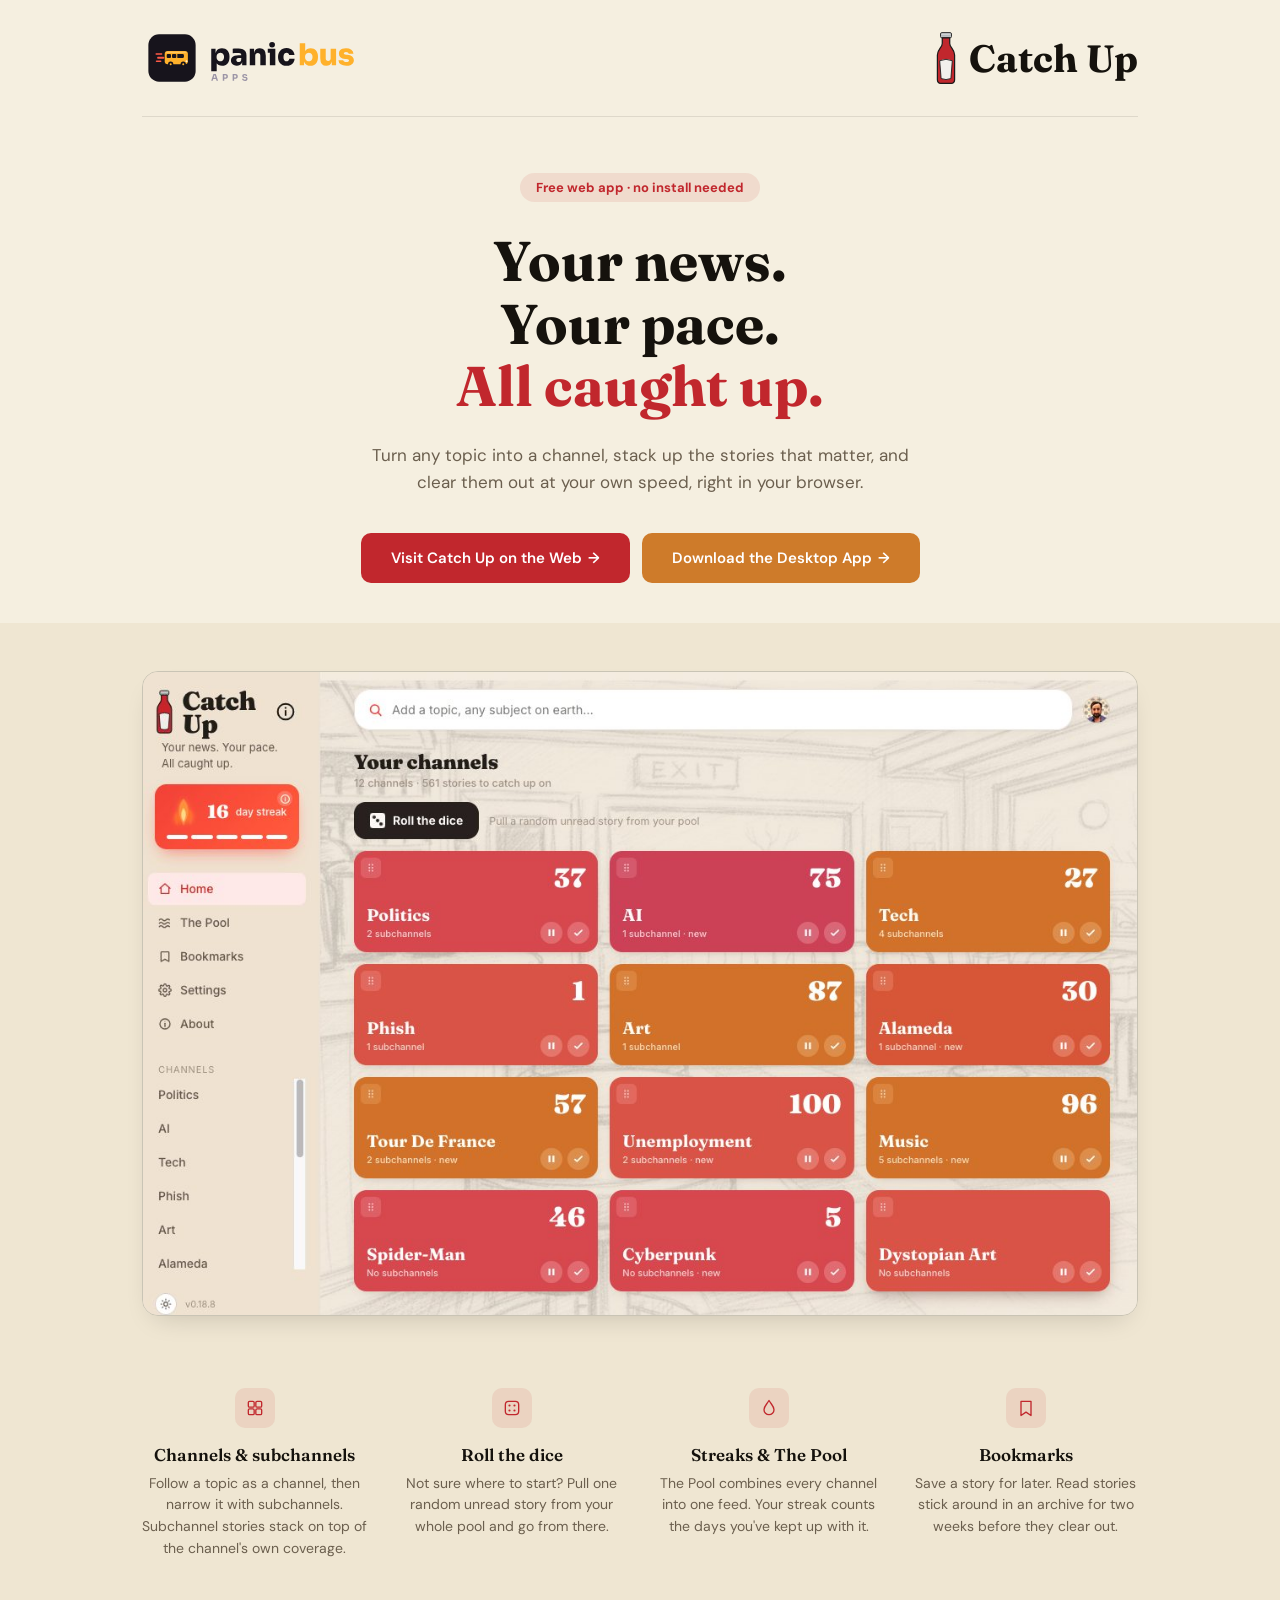
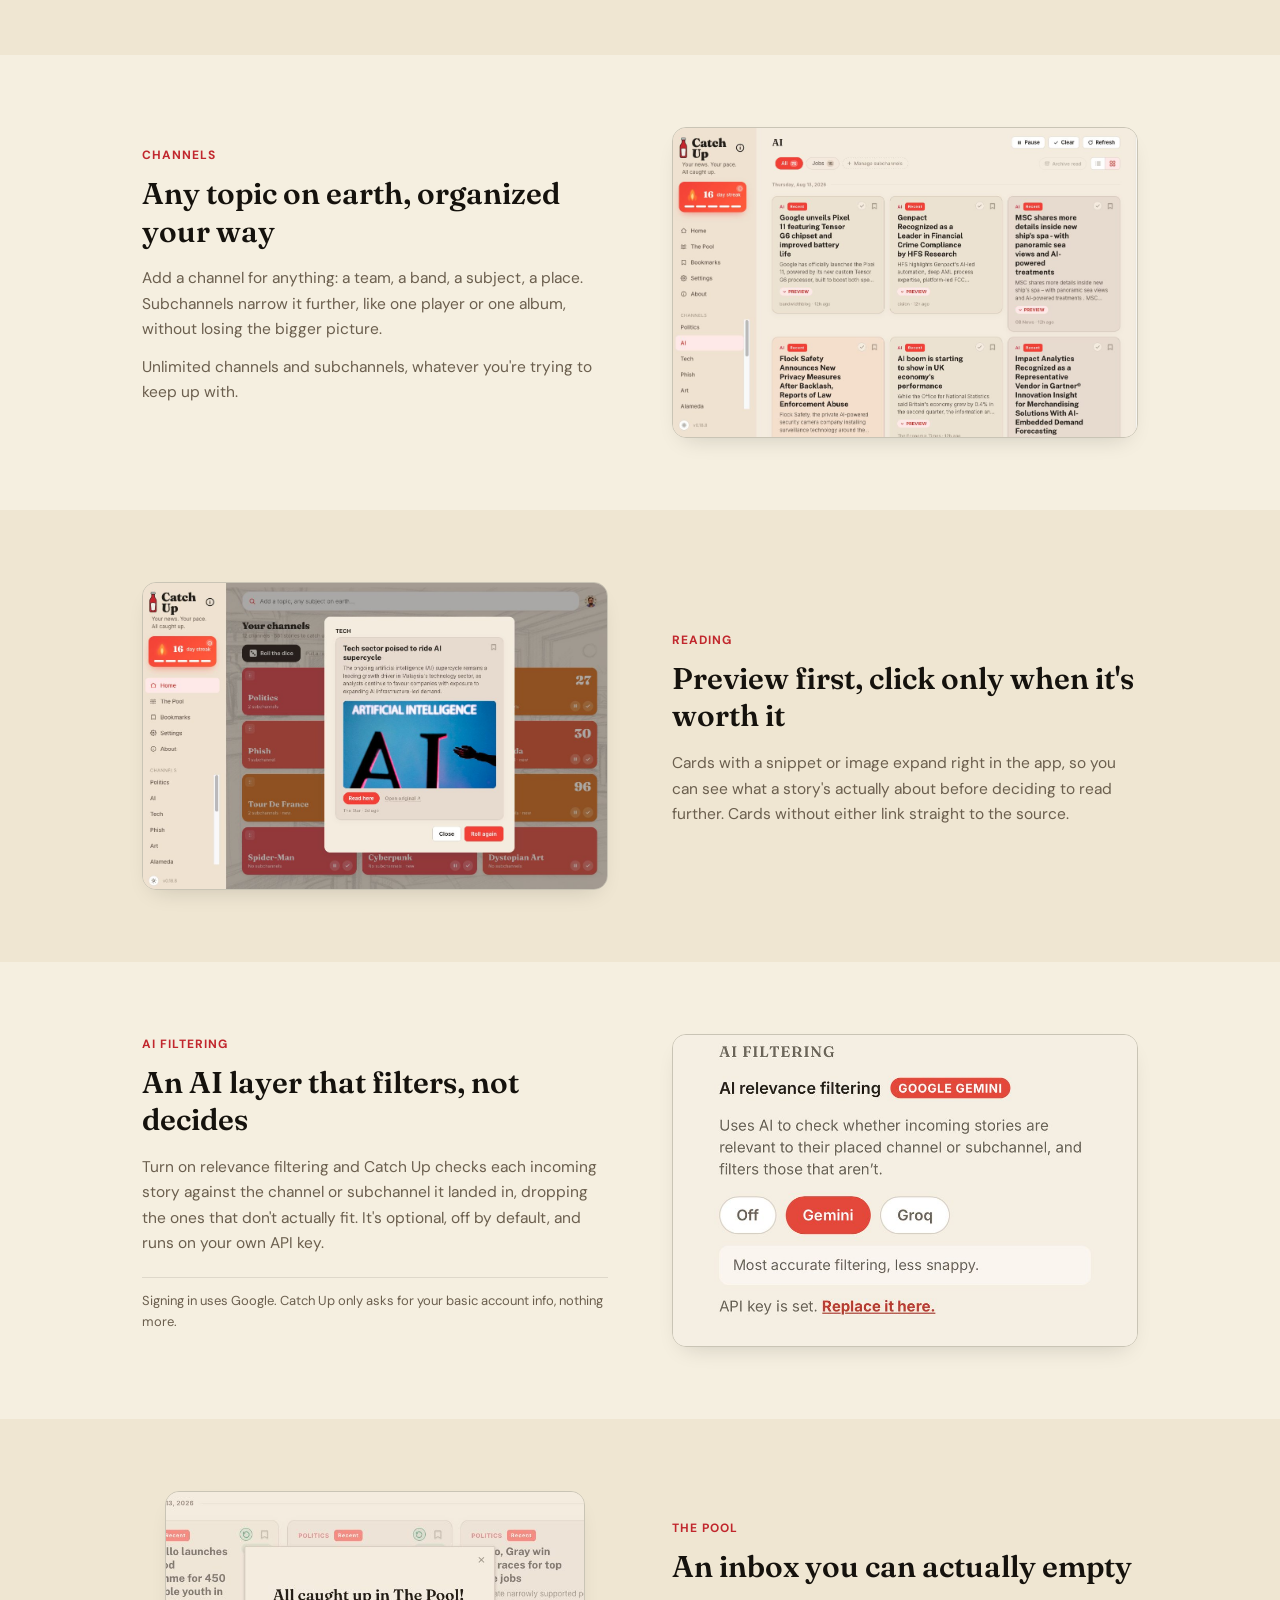
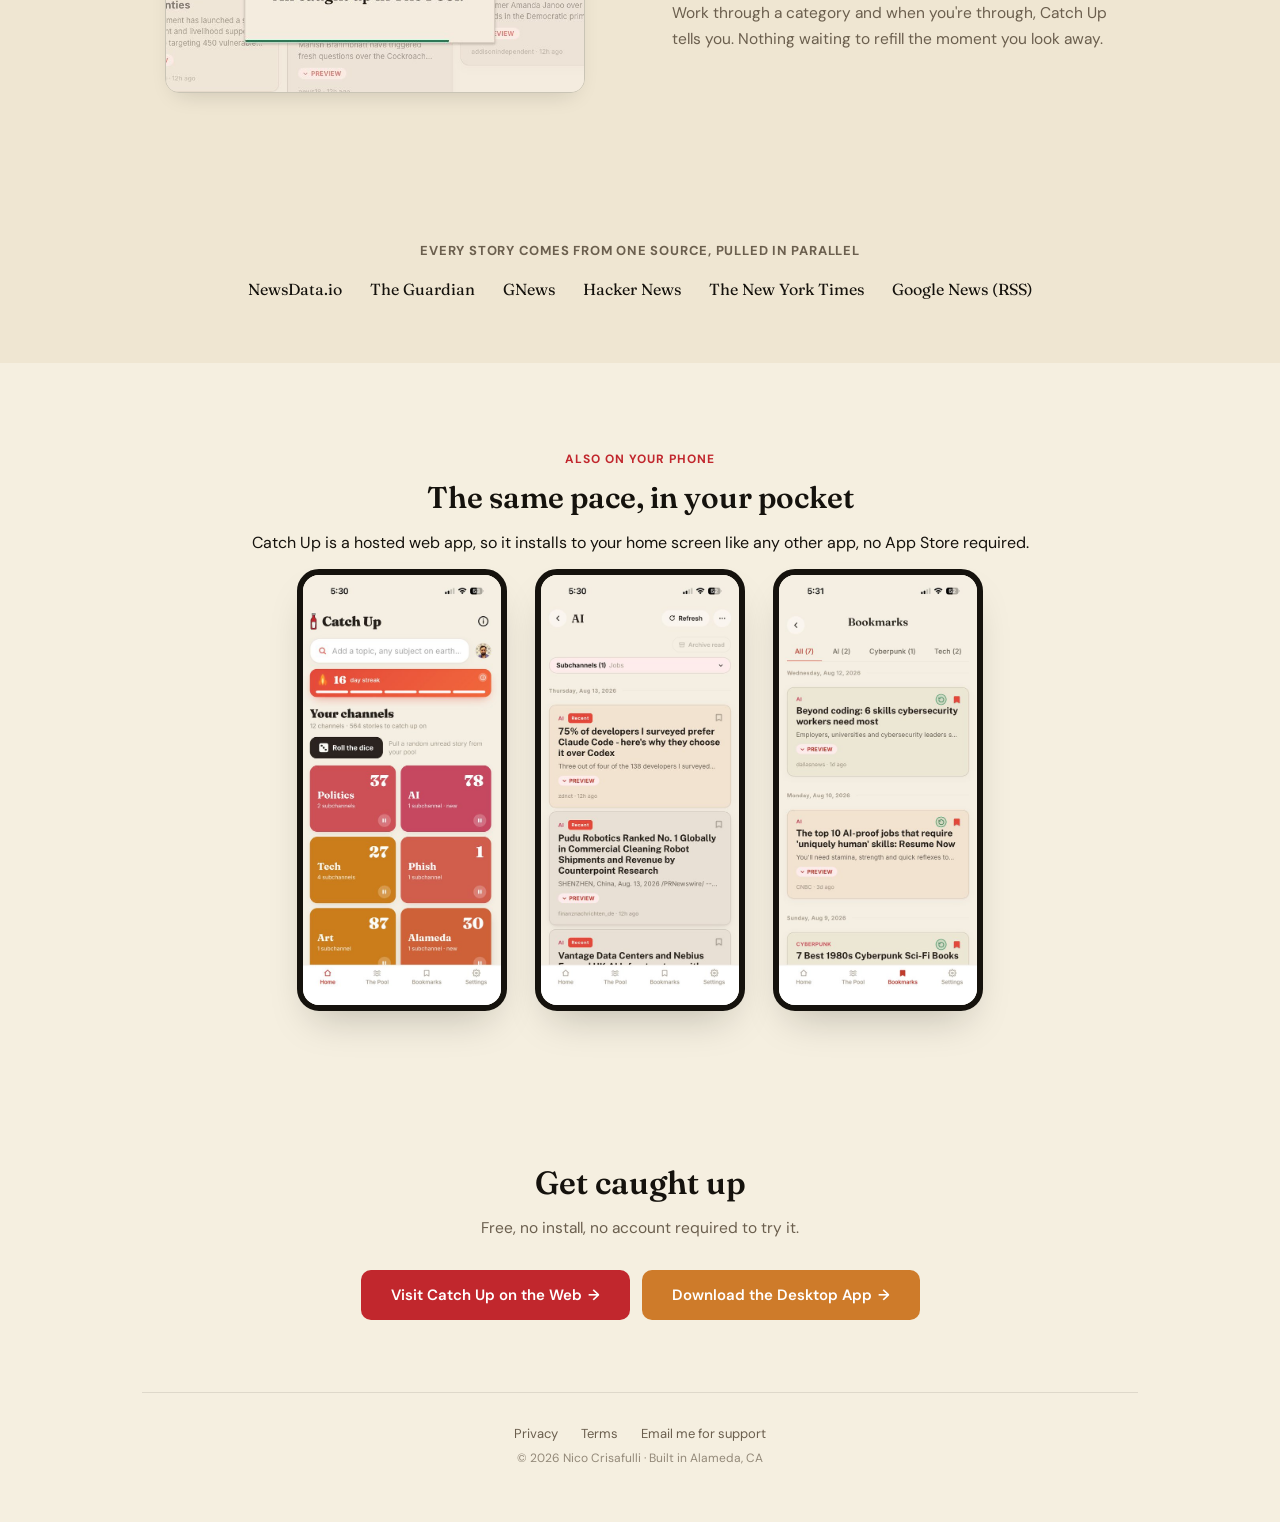
<file: catchup/catchup.html>
<!DOCTYPE html>
<html lang="en">
<head>
<meta charset="UTF-8">
<meta name="viewport" content="width=device-width, initial-scale=1.0">
<title>Catch Up — Panicbus Apps</title>
<link rel="icon" href="catchup-icon.svg" type="image/svg+xml">
<link rel="preconnect" href="https://fonts.googleapis.com">
<link href="https://fonts.googleapis.com/css2?family=Fraunces:opsz,wght@9..144,600;9..144,700&family=DM+Sans:wght@400;500;700&display=swap" rel="stylesheet">
<style>
  :root {
    --bg: #F5EFE0;
    --bg-card: #FFFBF3;
    --text: #15120D;
    --text-muted: #6B5F4E;
    --border: rgba(21,18,13,0.10);
    --accent: #C1272D;
    --accent-soft: rgba(193,39,45,0.10);
    --accent-orange: #CE7B2A;
    --bg-soft: #EFE6D2;
    --img-border: #C9C4B5;
  }
  * { box-sizing: border-box; }
  body {
    margin: 0;
    background: var(--bg);
    color: var(--text);
    font-family: 'DM Sans', sans-serif;
  }
  .container { max-width: 1060px; margin: 0 auto; padding: 0 32px; }
  a { color: var(--accent); }

  nav {
    display: flex;
    align-items: center;
    justify-content: space-between;
    padding: 28px 0;
    border-bottom: 1px solid var(--border);
  }
  .nav-panicbus { display: flex; align-items: center; }
  .nav-panicbus svg { height: 60px; width: auto; display: block; transition: filter 0.2s ease; }
  .nav-panicbus:hover svg { filter: brightness(1.15) saturate(1.3); }
  .nav-brand { display: flex; align-items: center; gap: 8px; }
  .nav-brand img { width: 30px; height: 52px; }
  .nav-brand span {
    font-family: 'Fraunces', Georgia, serif;
    font-weight: 700;
    font-size: 38px;
  }

  /* Hero */
  .hero {
    text-align: center;
    padding: 56px 0 40px;
  }
  .badge {
    display: inline-block;
    background: var(--accent-soft);
    color: var(--accent);
    font-size: 13px;
    font-weight: 700;
    padding: 6px 16px;
    border-radius: 999px;
    margin-bottom: 28px;
  }
  .hero h1 {
    font-family: 'Fraunces', Georgia, serif;
    font-weight: 700;
    font-size: 56px;
    line-height: 1.12;
    margin: 0 0 24px;
  }
  .hero h1 em {
    font-style: normal;
    color: var(--accent);
  }
  .hero p {
    max-width: 560px;
    margin: 0 auto 36px;
    font-size: 17px;
    line-height: 1.6;
    color: var(--text-muted);
  }
  .hero-ctas { display: flex; justify-content: center; }
  .cta-row { display: flex; align-items: center; justify-content: center; gap: 12px; flex-wrap: wrap; }
  .btn-primary {
    display: inline-flex;
    align-items: center;
    background: var(--accent);
    color: #fff;
    text-decoration: none;
    font-size: 15px;
    font-weight: 600;
    padding: 15px 30px;
    border-radius: 10px;
  }
  .btn-primary.btn-orange { background: var(--accent-orange); }
  .btn-primary .arrow {
    display: inline-block;
    margin-left: 6px;
    transition: transform 0.2s ease;
  }
  .btn-primary:hover .arrow { transform: translateX(4px); }

  /* Section bands */
  .band-soft { background: var(--bg-soft); }

  /* Primary screenshot */
  .hero-shot { padding: 48px 0 72px; }
  .hero-shot img {
    width: 100%;
    border-radius: 16px;
    display: block;
    border: 1px solid var(--img-border);
    box-shadow: 0 12px 28px -14px rgba(21,18,13,0.22);
  }

  /* Feature grid */
  .feature-grid {
    display: grid;
    grid-template-columns: repeat(4, 1fr);
    gap: 32px;
    padding: 0 0 96px;
  }
  .feature-item { text-align: center; }
  .feature-icon {
    width: 40px;
    height: 40px;
    border-radius: 10px;
    background: var(--accent-soft);
    display: flex;
    align-items: center;
    justify-content: center;
    margin: 0 auto 16px;
  }
  .feature-icon svg { width: 20px; height: 20px; }
  .feature-item h3 {
    font-family: 'Fraunces', Georgia, serif;
    font-size: 17px;
    font-weight: 600;
    margin: 0 0 8px;
  }
  .feature-item p {
    font-size: 14px;
    color: var(--text-muted);
    line-height: 1.55;
    margin: 0;
  }

  /* Split sections */
  .split {
    display: grid;
    grid-template-columns: 1fr 1fr;
    gap: 64px;
    align-items: center;
    padding: 72px 0;
  }
  .split.reverse .split-text { order: 2; }
  .split.reverse .split-img { order: 1; }
  .split-eyebrow {
    font-size: 12px;
    font-weight: 700;
    letter-spacing: 0.08em;
    text-transform: uppercase;
    color: var(--accent);
    margin-bottom: 12px;
  }
  .split-text h2 {
    font-family: 'Fraunces', Georgia, serif;
    font-size: 30px;
    font-weight: 600;
    line-height: 1.25;
    margin: 0 0 16px;
  }
  .split-text p {
    font-size: 15.5px;
    line-height: 1.65;
    color: var(--text-muted);
    margin: 0 0 12px;
  }
  .split-text .fine-print {
    font-size: 13px;
    color: var(--text-muted);
    border-top: 1px solid var(--border);
    padding-top: 12px;
    margin-top: 20px;
  }
  .split-img img {
    width: 100%;
    border-radius: 14px;
    display: block;
    border: 1px solid var(--img-border);
    box-shadow: 0 10px 24px -12px rgba(21,18,13,0.2);
  }
  .split-img.small img { max-width: 420px; margin: 0 auto; display: block; }

  /* News providers */
  .providers {
    padding: 64px 0;
    text-align: center;
  }
  .providers p.label {
    font-size: 13px;
    font-weight: 700;
    letter-spacing: 0.06em;
    text-transform: uppercase;
    color: var(--text-muted);
    margin-bottom: 20px;
  }
  .provider-list {
    display: flex;
    flex-wrap: wrap;
    justify-content: center;
    gap: 12px 28px;
  }
  .provider-list span {
    font-family: 'Fraunces', Georgia, serif;
    font-size: 16px;
    color: var(--text);
  }

  /* Mobile strip */
  .mobile-section {
    padding: 88px 0;
    text-align: center;
  }
  .mobile-section .split-eyebrow { text-align: center; }
  .mobile-section h2 {
    font-family: 'Fraunces', Georgia, serif;
    font-size: 30px;
    font-weight: 600;
    margin: 0 0 12px;
  }
  .mobile-section > p {
    max-width: 480px;
    margin: 0 auto 48px;
    color: var(--text-muted);
    font-size: 15.5px;
    line-height: 1.6;
  }
  .phone-row {
    display: flex;
    justify-content: center;
    gap: 28px;
    flex-wrap: wrap;
  }
  .phone-frame {
    width: 210px;
    border-radius: 22px;
    border: 6px solid var(--text);
    overflow: hidden;
    box-shadow: 0 20px 40px -16px rgba(21,18,13,0.25);
  }
  .phone-frame img { width: 100%; display: block; }

  /* Final CTA */
  .final-cta {
    padding: 64px 0 72px;
    text-align: center;
  }
  .final-cta h2 {
    font-family: 'Fraunces', Georgia, serif;
    font-size: 32px;
    font-weight: 600;
    margin: 0 0 16px;
  }
  .final-cta p {
    color: var(--text-muted);
    font-size: 15.5px;
    margin: 0 0 32px;
  }

  footer {
    border-top: 1px solid var(--border);
    padding: 32px 0 56px;
    text-align: center;
    color: var(--text-muted);
    font-size: 13px;
  }
  footer .links { margin-bottom: 8px; }
  footer .links a { color: var(--text-muted); text-decoration: none; margin: 0 10px; }
  footer .links a:hover { color: var(--accent); }
  footer .copyright { font-size: 12px; opacity: 0.7; }

  @media (max-width: 860px) {
    .hero h1 { font-size: 40px; }
    .feature-grid { grid-template-columns: 1fr 1fr; }
    .split, .split.reverse { grid-template-columns: 1fr; gap: 32px; }
    .split .split-text, .split.reverse .split-text,
    .split .split-img, .split.reverse .split-img { order: initial; }
  }
  @media (max-width: 560px) {
    .feature-grid { grid-template-columns: 1fr; }
    .hero h1 { font-size: 34px; }
  }
</style>
</head>
<body>

<div class="container">
  <nav>
    <a href="../index.html" class="nav-panicbus" aria-label="Panicbus Apps">
      <svg xmlns="http://www.w3.org/2000/svg" viewBox="0 0 489 132">
        <g transform="translate(14,14.0) scale(0.4333)"><rect width="240" height="240" rx="54" fill="#17141C"/><g transform="translate(36.0,71.2) scale(0.8400)">
        <g>
          <rect x="0"  y="30" width="42" height="9"  rx="4.5" fill="#FF5A47"/>
          <rect x="10" y="51" width="44" height="11" rx="5.5" fill="#FF5A47"/>
          <rect x="2"  y="73" width="34" height="9"  rx="4.5" fill="#FF5A47"/>
          <rect x="56" y="16" width="140" height="80" rx="18" fill="#FFB12B"/>
          <rect x="64" y="20" width="124" height="8" rx="4" fill="#FFC65C"/>
          <rect x="68"  y="34" width="26" height="24" rx="6" fill="#17141C"/>
          <rect x="100" y="34" width="26" height="24" rx="6" fill="#17141C"/>
          <path d="M132 34 h32 a8 8 0 0 1 8 8 v8 a8 8 0 0 1 -8 8 h-32 z" fill="#17141C"/>
          <circle cx="188" cy="78" r="6" fill="#FFF3D6"/>
          <circle cx="92"  cy="96" r="16" fill="#17141C"/>
          <circle cx="168" cy="96" r="16" fill="#17141C"/>
          <circle cx="92"  cy="96" r="6"  fill="#FFB12B"/>
          <circle cx="168" cy="96" r="6"  fill="#FFB12B"/>
        </g></g></g>
        <g transform="translate(148.00,82.00) scale(0.06600,-0.06600)" fill="#17141C"><path d="M66.0 -200V552H210.0V314H194.0Q197.0 395 226.5 452.0Q256.0 509 307.0 538.5Q358.0 568 424.0 568Q481.0 568 527.0 547.5Q573.0 527 606.0 489.5Q639.0 452 656.5 401.0Q674.0 350 674.0 289V265Q674.0 204 658.0 152.5Q642.0 101 610.0 62.5Q578.0 24 531.5 3.0Q485.0 -18 425.0 -18Q361.0 -18 312.0 7.5Q263.0 33 234.5 84.5Q206.0 136 204.0 214L248.0 160V-200ZM370.0 132Q406.0 132 433.5 150.5Q461.0 169 476.5 202.0Q492.0 235 492.0 277Q492.0 320 476.5 351.5Q461.0 383 434.0 400.5Q407.0 418 370.0 418Q337.0 418 308.5 403.0Q280.0 388 262.0 359.0Q244.0 330 244.0 289V255Q244.0 216 263.0 188.5Q282.0 161 311.0 146.5Q340.0 132 370.0 132ZM1096.0 0V162H1066.0V335Q1066.0 373 1048.5 391.5Q1031.0 410 991.0 410Q972.0 410 935.0 409.0Q898.0 408 857.0 406.0Q816.0 404 782.0 402V554Q806.0 556 839.0 558.0Q872.0 560 907.5 561.0Q943.0 562 973.0 562Q1058.0 562 1117.5 537.0Q1177.0 512 1208.5 462.0Q1240.0 412 1240.0 335V0ZM921.0 -14Q863.0 -14 818.0 7.0Q773.0 28 747.5 67.5Q722.0 107 722.0 162Q722.0 224 755.0 262.5Q788.0 301 846.0 319.0Q904.0 337 979.0 337H1086.0V243H979.0Q942.0 243 922.0 224.5Q902.0 206 902.0 175Q902.0 145 922.0 126.5Q942.0 108 979.0 108Q1003.0 108 1021.5 116.5Q1040.0 125 1052.0 146.0Q1064.0 167 1066.0 204L1108.0 164Q1103.0 107 1080.5 67.5Q1058.0 28 1018.5 7.0Q979.0 -14 921.0 -14ZM1350.0 0V552H1494.0V315H1486.0Q1486.0 401 1508.0 457.5Q1530.0 514 1573.5 542.0Q1617.0 570 1679.0 570H1687.0Q1781.0 570 1832.5 507.5Q1884.0 445 1884.0 316V0H1702.0V321Q1702.0 359 1679.5 383.5Q1657.0 408 1618.0 408Q1579.0 408 1555.5 383.5Q1532.0 359 1532.0 319V0ZM2020.0 0V552H2202.0V0ZM1950.0 420V552H2202.0V420ZM2094.5 596.0Q2045.0 596 2021.5 621.5Q1998.0 647 1998.0 687Q1998.0 727 2021.6190476190477 752.5Q2045.2380952380952 778.0 2094.0 778Q2144.0 778 2167.0 752.5Q2190.0 727 2190.0 687Q2190.0 647 2167.0 621.5Q2144.0 596 2094.5 596.0ZM2576.0 -20Q2504.0 -20 2451.0 3.5Q2398.0 27 2362.5 67.0Q2327.0 107 2309.5 158.0Q2292.0 209 2292.0 264V284Q2292.0 342 2310.5 394.0Q2329.0 446 2365.0 486.0Q2401.0 526 2454.0 549.0Q2507.0 572 2576.0 572Q2652.0 572 2710.0 542.0Q2768.0 512 2802.5 459.5Q2837.0 407 2841.0 339H2663.0Q2660.0 372 2638.5 395.0Q2617.0 418 2576.0 418Q2541.0 418 2518.5 400.0Q2496.0 382 2485.0 350.0Q2474.0 318 2474.0 274Q2474.0 233 2483.5 201.0Q2493.0 169 2515.5 151.5Q2538.0 134 2576.0 134Q2604.0 134 2623.0 144.0Q2642.0 154 2653.0 172.5Q2664.0 191 2667.0 216H2845.0Q2841.0 146 2805.5 93.0Q2770.0 40 2711.0 10.0Q2652.0 -20 2576.0 -20Z"/></g><g transform="translate(342.69,82.00) scale(0.06600,-0.06600)" fill="#FFB12B"><path d="M422.0 -18Q354.0 -18 303.5 10.0Q253.0 38 224.5 92.0Q196.0 146 194.0 224H210.0V0H66.0V730H248.0V354L208.0 314Q211.0 395 239.0 452.0Q267.0 509 316.5 538.5Q366.0 568 431.0 568Q487.0 568 532.0 547.5Q577.0 527 608.5 489.5Q640.0 452 657.0 401.0Q674.0 350 674.0 289V265Q674.0 204 657.0 152.5Q640.0 101 607.0 62.5Q574.0 24 527.5 3.0Q481.0 -18 422.0 -18ZM370.0 132Q406.0 132 433.5 150.5Q461.0 169 476.5 202.0Q492.0 235 492.0 277Q492.0 320 476.5 351.5Q461.0 383 434.0 400.5Q407.0 418 370.0 418Q337.0 418 308.5 403.0Q280.0 388 262.0 359.0Q244.0 330 244.0 289V255Q244.0 216 263.0 188.5Q282.0 161 311.0 146.5Q340.0 132 370.0 132ZM947.0 -18Q853.0 -18 801.5 43.5Q750.0 105 750.0 232V552H932.0V227Q932.0 190 954.0 167.0Q976.0 144 1013.0 144Q1050.0 144 1073.0 167.0Q1096.0 190 1096.0 229V552H1278.0V0H1134.0V232H1144.0Q1144.0 147 1122.5 91.5Q1101.0 36 1059.0 9.0Q1017.0 -18 955.0 -18ZM1619.0 -18Q1499.0 -18 1430.0 31.5Q1361.0 81 1356.0 171H1516.0Q1520.0 146 1547.0 128.0Q1574.0 110 1623.0 110Q1658.0 110 1683.5 120.5Q1709.0 131 1709.0 155Q1709.0 176 1689.0 189.5Q1669.0 203 1616.0 208L1578.0 212Q1472.0 223 1422.0 270.0Q1372.0 317 1372.0 388Q1372.0 449 1402.0 488.5Q1432.0 528 1485.0 548.0Q1538.0 568 1606.0 568Q1717.0 568 1785.0 519.5Q1853.0 471 1857.0 380H1697.0Q1693.0 405 1670.0 422.5Q1647.0 440 1604.0 440Q1573.0 440 1553.5 429.0Q1534.0 418 1534.0 398Q1534.0 377 1552.5 367.0Q1571.0 357 1612.0 352L1650.0 348Q1756.0 337 1813.5 289.5Q1871.0 242 1871.0 165Q1871.0 108 1840.5 67.0Q1810.0 26 1753.5 4.0Q1697.0 -18 1619.0 -18Z"/></g><g transform="translate(152.00,116.00) scale(0.02000,-0.02000)" fill="#9C95A6"><path d="M13.0 0 254.25 730.0H519.25L768.5 0.0H599.25L397.0 616.5L448.75 595.5H320.25L373.5 616.5L177.0 0ZM195.5 181.25 245.75 317.25H532.25L582.5 181.25ZM1428.0 209V350.5H1558.75Q1597.25 350.5 1624.5 365.75Q1651.75 381.0 1666.625 408.5Q1681.5 436.0 1681.5 472.25Q1681.5 509.5 1666.625 537.0Q1651.75 564.5 1624.5 579.25Q1597.25 594.0 1558.75 594.0H1428.0V735.5H1550.5Q1643.5 735.5 1710.0 704.75Q1776.5 674.0 1812.0 616.75Q1847.5 559.5 1847.5 480.25V464.25Q1847.5 386.0 1812.0 328.625Q1776.5 271.25 1710.0 240.125Q1643.5 209.0 1550.5 209.0ZM1284.0 0V735.5H1448.0V0ZM2515.0 209V350.5H2645.75Q2684.25 350.5 2711.5 365.75Q2738.75 381.0 2753.625 408.5Q2768.5 436.0 2768.5 472.25Q2768.5 509.5 2753.625 537.0Q2738.75 564.5 2711.5 579.25Q2684.25 594.0 2645.75 594.0H2515.0V735.5H2637.5Q2730.5 735.5 2797.0 704.75Q2863.5 674.0 2899.0 616.75Q2934.5 559.5 2934.5 480.25V464.25Q2934.5 386.0 2899.0 328.625Q2863.5 271.25 2797.0 240.125Q2730.5 209.0 2637.5 209.0ZM2371.0 0V735.5H2535.0V0ZM3712.25 -19.5Q3613.0 -19.5 3544.875 12.0Q3476.75 43.5 3441.625 98.375Q3406.5 153.25 3406.5 224.0H3566.0Q3566.0 196.25 3581.25 171.875Q3596.5 147.5 3628.625 133.0Q3660.75 118.5 3712.25 118.5Q3758.0 118.5 3789.125 130.875Q3820.25 143.25 3836.125 164.625Q3852.0 186 3852.0 214Q3852.0 249.25 3822.0 269.75Q3792.0 290.25 3725.25 295.75L3669.75 300.5Q3560.75 310.0 3496.0 368.75Q3431.25 427.5 3431.25 524.5Q3431.25 595.25 3464.5 646.0Q3497.75 696.75 3558.0 724.125Q3618.25 751.5 3699.75 751.5Q3786.25 751.5 3847.625 722.0Q3909.0 692.5 3941.875 639.0Q3974.75 585.5 3974.75 514.0H3815.25Q3815.25 540.75 3802.125 563.5Q3789.0 586.25 3763.375 599.875Q3737.75 613.5 3699.75 613.5Q3663.75 613.5 3639.5 601.625Q3615.25 589.75 3603.0 569.375Q3590.75 549.0 3590.75 524.5Q3590.75 493.5 3612.75 470.75Q3634.75 448.0 3685.25 443.75L3740.75 439.0Q3821.0 432.25 3881.875 404.5Q3942.75 376.75 3977.125 329.375Q4011.5 282.0 4011.5 214.0Q4011.5 144.0 3975.125 91.25Q3938.75 38.5 3871.875 9.5Q3805.0 -19.5 3712.25 -19.5Z"/></g></svg>
    </a>
    <div class="nav-brand">
      <img src="catchup-icon-mark.svg" alt="" width="30" height="52">
      <span>Catch Up</span>
    </div>
  </nav>

  <section class="hero">
    <div class="badge">Free web app &middot; no install needed</div>
    <h1>Your news.<br>Your pace.<br><em>All caught up.</em></h1>
    <p>Turn any topic into a channel, stack up the stories that matter, and clear them out at your own speed, right in your browser.</p>
    <div class="hero-ctas">
      <div class="cta-row">
        <a class="btn-primary" href="https://usecatchup.app">Visit Catch Up on the Web<span class="arrow">&rarr;</span></a>
        <a class="btn-primary btn-orange" href="https://panicbus-apps.lemonsqueezy.com/checkout/buy/30043f81-f6dd-4213-a80a-7dad3845e8ac">Download the Desktop App <span class="arrow">&rarr;</span></a>
      </div>
    </div>
  </section>
</div>

<div class="band-soft">
<div class="container">
  <div class="hero-shot">
    <img src="images/dt-home.jpg" alt="Catch Up home screen showing channels for Politics, AI, Tech, Phish, and more, each with an unread count">
  </div>

  <div class="feature-grid">
    <div class="feature-item">
      <div class="feature-icon"><svg viewBox="0 0 24 24" fill="none"><rect x="4" y="4" width="7" height="7" rx="1.5" stroke="#C1272D" stroke-width="1.6"/><rect x="13" y="4" width="7" height="7" rx="1.5" stroke="#C1272D" stroke-width="1.6"/><rect x="4" y="13" width="7" height="7" rx="1.5" stroke="#C1272D" stroke-width="1.6"/><rect x="13" y="13" width="7" height="7" rx="1.5" stroke="#C1272D" stroke-width="1.6"/></svg></div>
      <h3>Channels & subchannels</h3>
      <p>Follow a topic as a channel, then narrow it with subchannels. Subchannel stories stack on top of the channel's own coverage.</p>
    </div>
    <div class="feature-item">
      <div class="feature-icon"><svg viewBox="0 0 24 24" fill="none"><rect x="4" y="4" width="16" height="16" rx="4" stroke="#C1272D" stroke-width="1.6"/><circle cx="9" cy="9" r="1.3" fill="#C1272D"/><circle cx="15" cy="9" r="1.3" fill="#C1272D"/><circle cx="9" cy="15" r="1.3" fill="#C1272D"/><circle cx="15" cy="15" r="1.3" fill="#C1272D"/></svg></div>
      <h3>Roll the dice</h3>
      <p>Not sure where to start? Pull one random unread story from your whole pool and go from there.</p>
    </div>
    <div class="feature-item">
      <div class="feature-icon"><svg viewBox="0 0 24 24" fill="none"><path d="M12 3C9 8 6 10 6 14a6 6 0 0012 0c0-4-3-6-6-11z" stroke="#C1272D" stroke-width="1.6" stroke-linejoin="round"/></svg></div>
      <h3>Streaks & The Pool</h3>
      <p>The Pool combines every channel into one feed. Your streak counts the days you've kept up with it.</p>
    </div>
    <div class="feature-item">
      <div class="feature-icon"><svg viewBox="0 0 24 24" fill="none"><path d="M6 4h12v17l-6-4-6 4V4z" stroke="#C1272D" stroke-width="1.6" stroke-linejoin="round"/></svg></div>
      <h3>Bookmarks</h3>
      <p>Save a story for later. Read stories stick around in an archive for two weeks before they clear out.</p>
    </div>
  </div>
</div>
</div>

<div class="container">
  <div class="split">
    <div class="split-text">
      <div class="split-eyebrow">Channels</div>
      <h2>Any topic on earth, organized your way</h2>
      <p>Add a channel for anything: a team, a band, a subject, a place. Subchannels narrow it further, like one player or one album, without losing the bigger picture.</p>
      <p>Unlimited channels and subchannels, whatever you're trying to keep up with.</p>
    </div>
    <div class="split-img">
      <img src="images/dt-channel.jpg" alt="Catch Up AI channel with a Jobs subchannel, showing a grid of related news cards">
    </div>
  </div>
</div>

<div class="band-soft">
<div class="container">
  <div class="split reverse">
    <div class="split-text">
      <div class="split-eyebrow">Reading</div>
      <h2>Preview first, click only when it's worth it</h2>
      <p>Cards with a snippet or image expand right in the app, so you can see what a story's actually about before deciding to read further. Cards without either link straight to the source.</p>
    </div>
    <div class="split-img">
      <img src="images/dt-roll.jpg" alt="A story card expanded in Catch Up with a headline, image, and Read here button">
    </div>
  </div>
</div>
</div>

<div class="container">
  <div class="split">
    <div class="split-text">
      <div class="split-eyebrow">AI filtering</div>
      <h2>An AI layer that filters, not decides</h2>
      <p>Turn on relevance filtering and Catch Up checks each incoming story against the channel or subchannel it landed in, dropping the ones that don't actually fit. It's optional, off by default, and runs on your own API key.</p>
      <p class="fine-print">Signing in uses Google. Catch Up only asks for your basic account info, nothing more.</p>
    </div>
    <div class="split-img">
      <img src="images/ai-filter.jpg" alt="Settings screen with AI relevance filtering toggle set to Gemini">
    </div>
  </div>
</div>

<div class="band-soft">
<div class="container">
  <div class="split reverse">
    <div class="split-text">
      <div class="split-eyebrow">The Pool</div>
      <h2>An inbox you can actually empty</h2>
      <p>Work through a category and when you're through, Catch Up tells you. Nothing waiting to refill the moment you look away.</p>
    </div>
    <div class="split-img small">
      <img src="images/dt-caughtup.jpg" alt="Catch Up modal reading All caught up in The Pool">
    </div>
  </div>

  <div class="providers">
    <p class="label">Every story comes from one source, pulled in parallel</p>
    <div class="provider-list">
      <span>NewsData.io</span>
      <span>The Guardian</span>
      <span>GNews</span>
      <span>Hacker News</span>
      <span>The New York Times</span>
      <span>Google News (RSS)</span>
    </div>
  </div>
</div>
</div>

<div class="mobile-section">
  <div class="container">
    <div class="split-eyebrow">Also on your phone</div>
    <h2>The same pace, in your pocket</h2>
    <p>Catch Up is a hosted web app, so it installs to your home screen like any other app, no App Store required.</p>
    <div class="phone-row">
      <div class="phone-frame"><img src="images/mobile-home.jpg" alt="Catch Up home screen on mobile"></div>
      <div class="phone-frame"><img src="images/mobile-channel.jpg" alt="Catch Up channel view on mobile"></div>
      <div class="phone-frame"><img src="images/mobile-bookmarks.jpg" alt="Catch Up bookmarks screen on mobile"></div>
    </div>
  </div>
</div>

<div class="container">
  <div class="final-cta">
    <h2>Get caught up</h2>
    <p>Free, no install, no account required to try it.</p>
    <div class="cta-row">
      <a class="btn-primary" href="https://usecatchup.app">Visit Catch Up on the Web<span class="arrow">&rarr;</span></a>
      <a class="btn-primary btn-orange" href="https://panicbus-apps.lemonsqueezy.com/checkout/buy/30043f81-f6dd-4213-a80a-7dad3845e8ac">Download the Desktop App <span class="arrow">&rarr;</span></a>
    </div>
  </div>

  <footer>
    <div class="links">
      <a href="privacy.html">Privacy</a>
      <a href="terms.html">Terms</a>
      <a href="mailto:nicocrisafulli@gmail.com">Email me for support</a>
    </div>
    <div class="copyright">&copy; 2026 Nico Crisafulli &middot; Built in Alameda, CA</div>
  </footer>
</div>

</body>
</html>
</file>
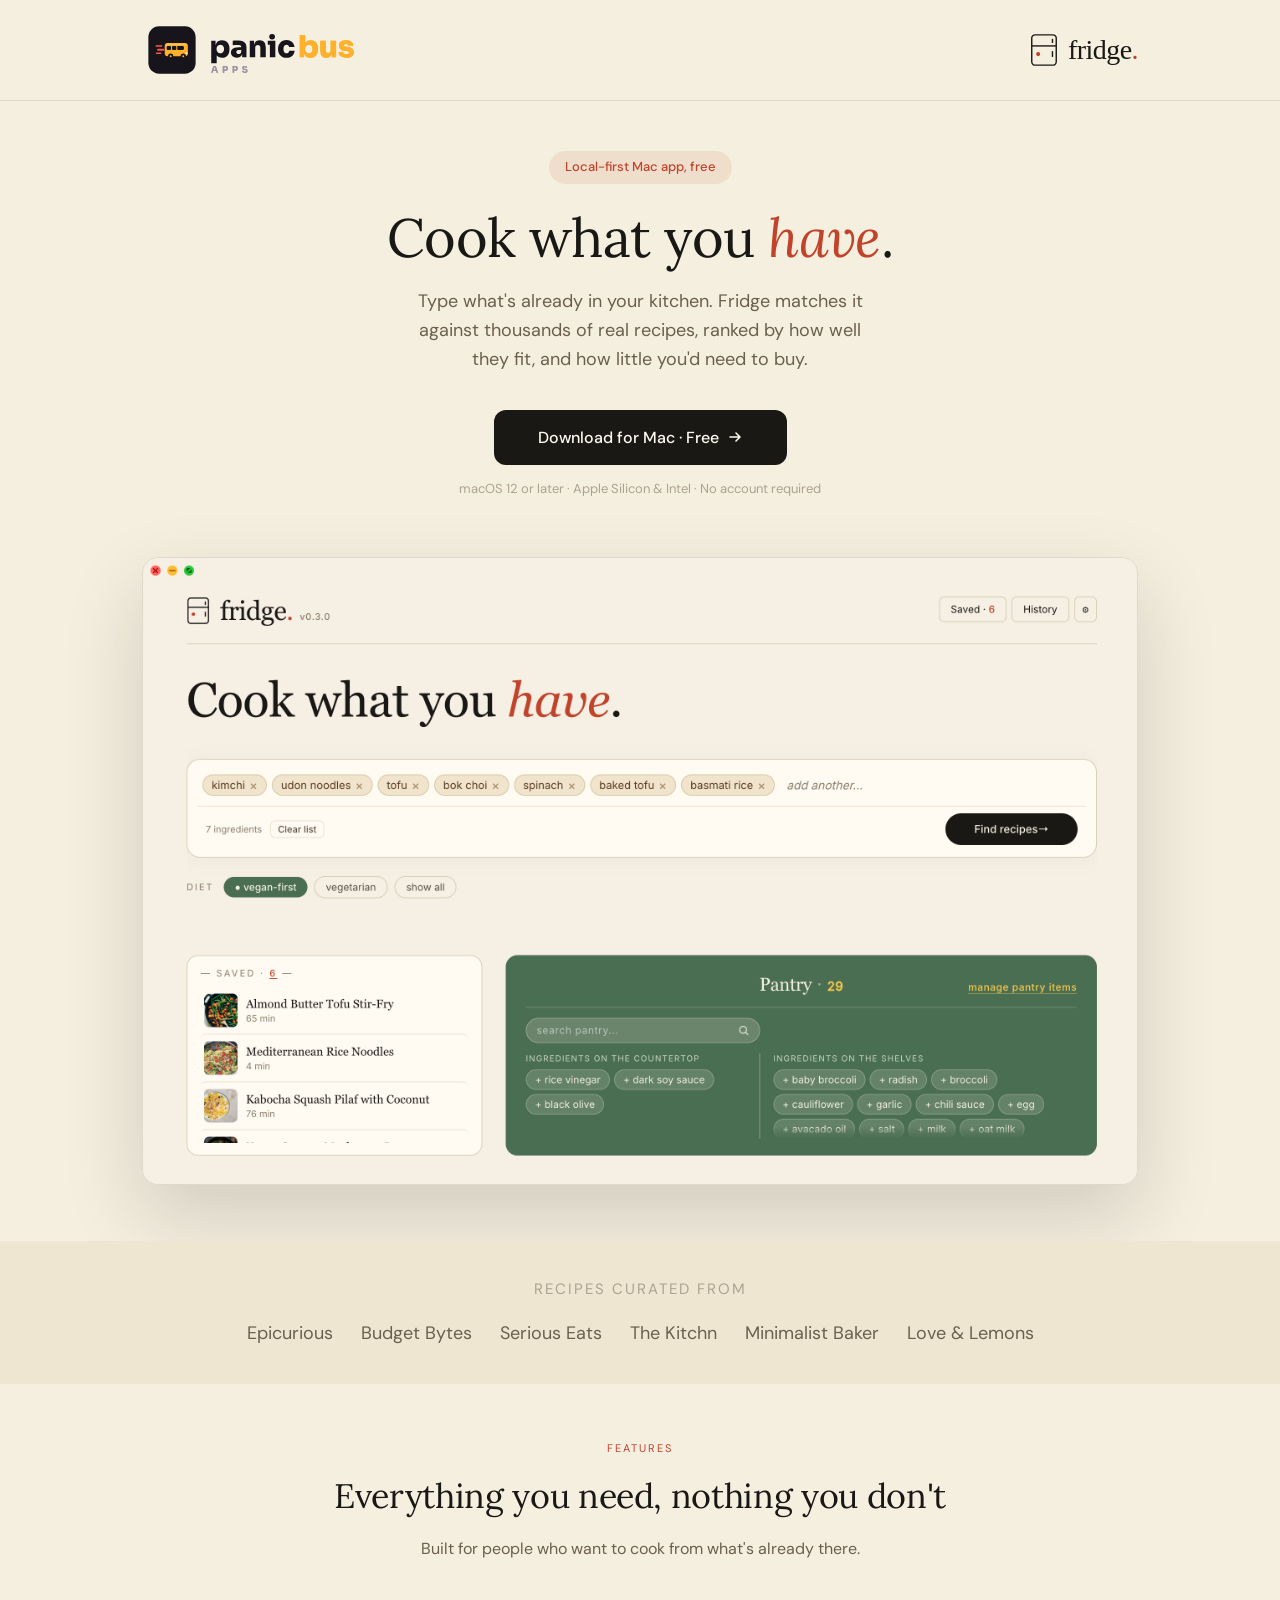
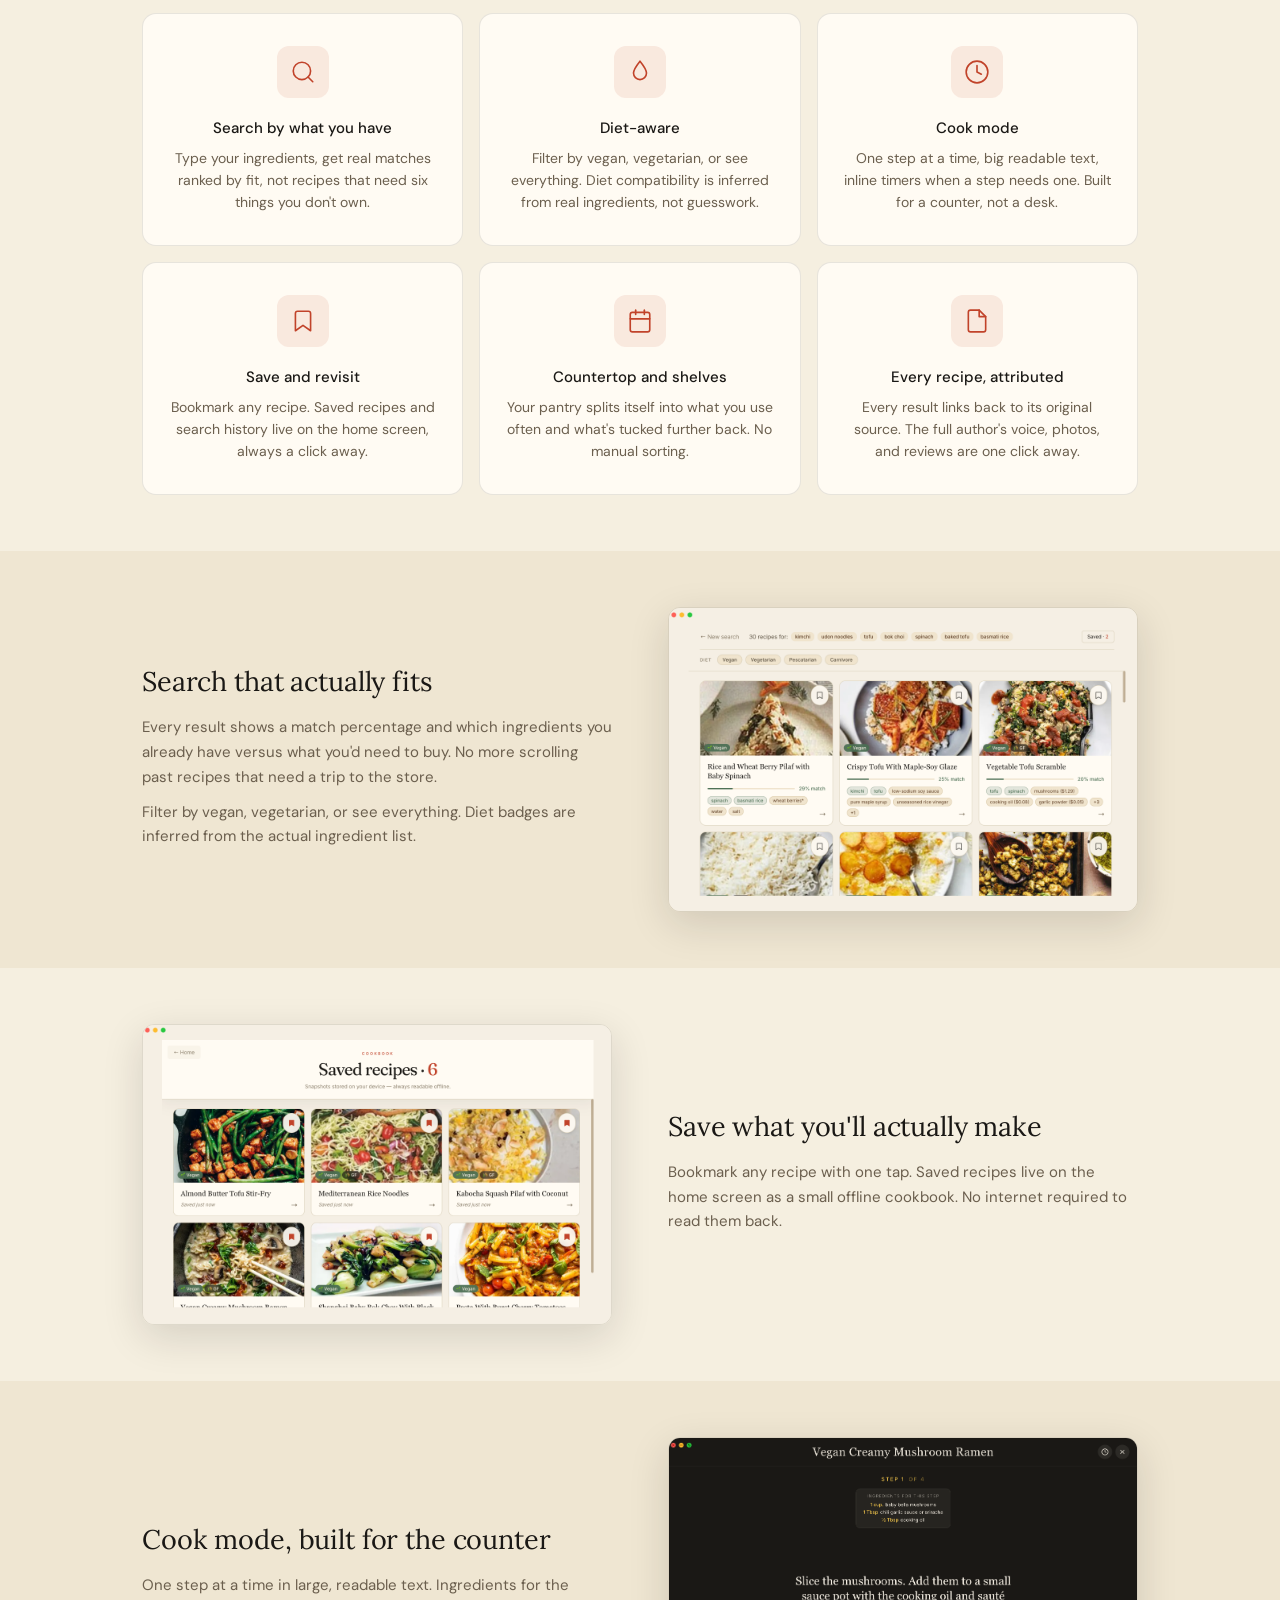
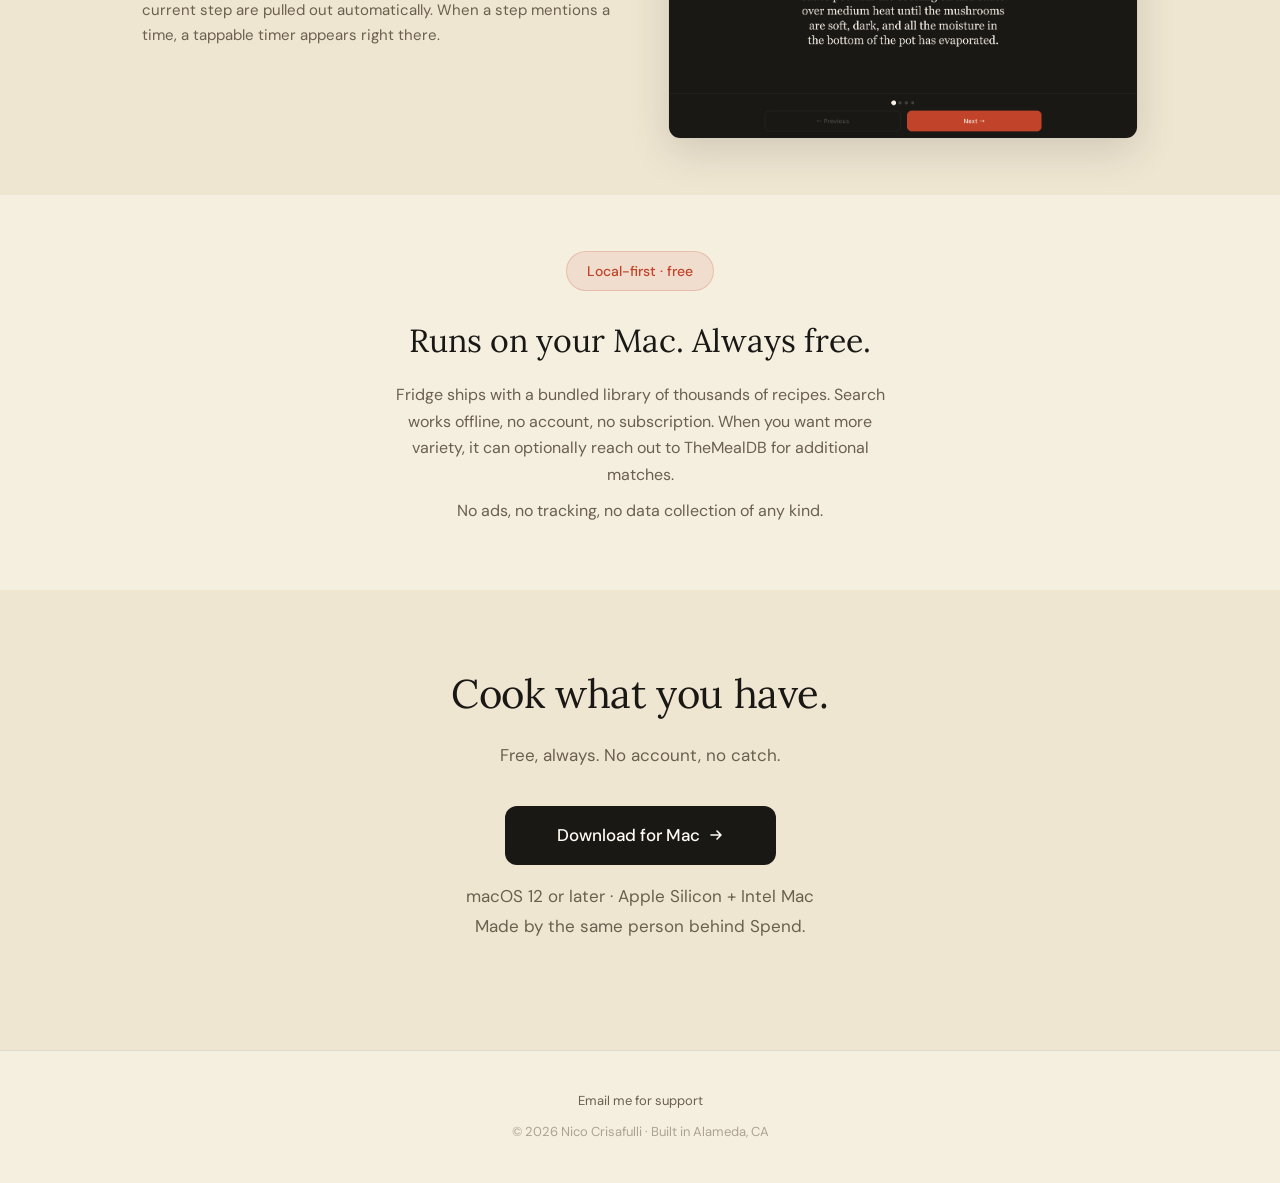
<file: fridge/fridge.html>
<!DOCTYPE html>
<html lang="en">
<head>
<meta charset="UTF-8">
<meta name="viewport" content="width=device-width, initial-scale=1.0">
<title>Fridge, Cook what you have</title>
<meta name="description" content="A free Mac app that turns what's in your kitchen into a recipe worth making. No account, no cloud, no subscription.">
<link rel="preconnect" href="https://fonts.googleapis.com">
<link href="https://fonts.googleapis.com/css2?family=DM+Sans:wght@300;400;500;600&family=Lora:ital,wght@0,400;1,400&display=swap" rel="stylesheet">
<style>
* { margin: 0; padding: 0; box-sizing: border-box; }
:root {
  --bg: #F5EFE0;
  --bg-soft: #EFE6D2;
  --bg-card: #FFFBF3;
  --text: #1A1815;
  --text-muted: #6B5F4E;
  --text-dim: #ADA290;
  --accent: #C1432A;
  --accent-soft: rgba(193,67,42,0.10);
  --accent-green: #4A6E52;
  --border: rgba(26,24,21,0.10);
}
body { font-family: 'DM Sans', -apple-system, sans-serif; background: var(--bg); color: var(--text); line-height: 1.6; -webkit-font-smoothing: antialiased; }
.container { max-width: 1060px; margin: 0 auto; padding: 0 32px; }

nav { padding: 20px 0; border-bottom: 0.5px solid var(--border); position: sticky; top: 0; background: rgba(245,239,224,0.92); backdrop-filter: blur(20px); -webkit-backdrop-filter: blur(20px); z-index: 100; }
nav .inner { display: flex; justify-content: space-between; align-items: center; max-width: 1060px; margin: 0 auto; padding: 0 32px; }
.nav-panicbus { display: flex; align-items: center; }
.nav-panicbus svg { height: 60px; width: auto; display: block; transition: filter 0.2s ease; }
.nav-panicbus:hover svg { filter: brightness(1.15) saturate(1.3); }
.nav-logo { display: flex; align-items: center; gap: 10px; text-decoration: none; }
.nav-logo svg { width: 28px; height: 34px; color: var(--text); flex-shrink: 0; }
.nav-logo span { font-family: Georgia, serif; font-size: 28px; letter-spacing: -0.02em; color: var(--text); }
.nav-logo .dot { color: var(--accent); }

.hero { padding: 50px 0 25px; text-align: center; }
.hero-badge { display: inline-block; padding: 6px 16px; border-radius: 20px; background: var(--accent-soft); color: var(--accent); font-size: 13px; font-weight: 500; margin-bottom: 24px; }
.hero h1 { font-family: 'Lora', Georgia, serif; font-size: 54px; font-weight: 400; line-height: 1.1; margin-bottom: 20px; letter-spacing: -0.01em; max-width: 640px; margin-left: auto; margin-right: auto; }
.hero h1 em { font-style: italic; color: var(--accent); }
.hero-sub { font-size: 18px; color: var(--text-muted); max-width: 480px; margin: 0 auto 36px; line-height: 1.6; }
.hero-cta { display: inline-flex; align-items: center; justify-content: center; padding: 15px 44px; border-radius: 12px; background: var(--text); color: var(--bg-card); text-decoration: none; font-size: 16px; font-weight: 500; }
.cta-arrow { display: inline-flex; margin-left: 8px; }
.cta-arrow svg { display: block; }
@keyframes arrow-bounce {
  0%, 100% { transform: translateX(0); animation-timing-function: ease-out; }
  50% { transform: translateX(8px); animation-timing-function: ease-in; }
}
.hero-cta:hover .cta-arrow, .cta-btn:hover .cta-arrow { animation: arrow-bounce 0.7s infinite; }
.hero-meta { font-size: 13px; color: var(--text-dim); margin-top: 14px; }

.hero-img-wrap { padding: 32px 0 56px; }
.band-soft { background: var(--bg-soft); }
.hero-img { width: 100%; border-radius: 16px; border: 0.5px solid var(--border); box-shadow: 0 32px 80px rgba(26,24,21,0.16); display: block; }

.trust { padding: 36px 0; text-align: center; }
.trust-label { font-size: 15px; color: var(--text-dim); text-transform: uppercase; letter-spacing: 2px; margin-bottom: 18px; }
.trust-logos { display: flex; flex-wrap: wrap; justify-content: center; gap: 10px 28px; font-size: 18px; color: var(--text-muted); }

.section-eyebrow { font-size: 11px; color: var(--accent); text-transform: uppercase; letter-spacing: 2px; margin-bottom: 12px; text-align: center; }
.section-h { font-family: 'Lora', Georgia, serif; font-size: 34px; font-weight: 400; text-align: center; margin-bottom: 12px; letter-spacing: -0.01em; }
.section-sub { font-size: 16px; color: var(--text-muted); text-align: center; margin-bottom: 52px; max-width: 560px; margin-left: auto; margin-right: auto; }

.features { padding: 56px 0; }
.feat-grid { display: grid; grid-template-columns: repeat(3, 1fr); gap: 16px; }
.feat-card { background: var(--bg-card); border-radius: 14px; padding: 32px 24px; border: 0.5px solid var(--border); text-align: center; }
.feat-icon { width: 52px; height: 52px; border-radius: 12px; background: var(--accent-soft); display: flex; align-items: center; justify-content: center; margin: 0 auto 18px; }
.feat-card h3 { font-size: 15px; font-weight: 500; margin-bottom: 8px; }
.feat-card p { font-size: 14px; color: var(--text-muted); line-height: 1.55; }

.split { padding: 56px 0; }
.split-inner { display: grid; grid-template-columns: 1fr 1fr; gap: 56px; align-items: center; }
.split-inner.flip { direction: rtl; }
.split-inner.flip > * { direction: ltr; }
.split-text h3 { font-family: 'Lora', Georgia, serif; font-size: 27px; font-weight: 400; margin-bottom: 12px; letter-spacing: -0.005em; }
.split-text p { font-size: 15px; color: var(--text-muted); line-height: 1.65; margin-bottom: 10px; }
.split-img { width: 100%; border-radius: 12px; border: 0.5px solid var(--border); box-shadow: 0 12px 40px rgba(26,24,21,0.14); display: block; }

.privacy { padding: 56px 0; text-align: center; }
.privacy-badge { display: inline-flex; align-items: center; gap: 8px; padding: 8px 20px; border-radius: 40px; background: var(--accent-soft); border: 0.5px solid rgba(193,67,42,0.2); margin-bottom: 24px; font-size: 14px; color: var(--accent); font-weight: 500; }
.privacy h2 { font-family: 'Lora', Georgia, serif; font-size: 32px; font-weight: 400; margin-bottom: 16px; }
.privacy p { font-size: 16px; color: var(--text-muted); max-width: 520px; margin: 0 auto 10px; line-height: 1.65; }

.cta-section { padding: 72px 0; text-align: center; }
.cta-section h2 { font-family: 'Lora', Georgia, serif; font-size: 40px; font-weight: 400; margin-bottom: 16px; letter-spacing: -0.01em; }
.cta-section > .container > p { font-size: 17px; color: var(--text-muted); margin-bottom: 36px; }
.cta-btn { display: inline-flex; align-items: center; justify-content: center; padding: 16px 52px; border-radius: 12px; background: var(--text); color: var(--bg-card); text-decoration: none; font-size: 17px; font-weight: 500; }
.cta-meta { font-size: 13px; color: var(--text-dim); margin-top: 16px; line-height: 1.8; }

footer { padding: 40px 0; border-top: 0.5px solid var(--border); text-align: center; font-size: 13px; color: var(--text-dim); }
.footer-links { display: flex; justify-content: center; gap: 28px; margin-bottom: 10px; }
.footer-links a { color: var(--text-muted); text-decoration: none; }
.footer-links a:hover { color: var(--text); }
.footer-author a { color: var(--text-dim); text-decoration: none; }
.footer-author a:hover { color: var(--text); }

@media (max-width: 768px) {
  .hero h1 { font-size: 36px; }
  .feat-grid { grid-template-columns: 1fr; }
  .split-inner, .split-inner.flip { grid-template-columns: 1fr; direction: ltr; }
}
</style>
</head>
<body>

<nav>
<div class="inner">
  <a href="../index.html" class="nav-panicbus" aria-label="Panicbus Apps">
    <svg xmlns="http://www.w3.org/2000/svg" viewBox="0 0 489 132">
      <g transform="translate(14,14.0) scale(0.4333)"><rect width="240" height="240" rx="54" fill="#17141C"/><g transform="translate(36.0,71.2) scale(0.8400)">
      <g>
        <rect x="0"  y="30" width="42" height="9"  rx="4.5" fill="#FF5A47"/>
        <rect x="10" y="51" width="44" height="11" rx="5.5" fill="#FF5A47"/>
        <rect x="2"  y="73" width="34" height="9"  rx="4.5" fill="#FF5A47"/>
        <rect x="56" y="16" width="140" height="80" rx="18" fill="#FFB12B"/>
        <rect x="64" y="20" width="124" height="8" rx="4" fill="#FFC65C"/>
        <rect x="68"  y="34" width="26" height="24" rx="6" fill="#17141C"/>
        <rect x="100" y="34" width="26" height="24" rx="6" fill="#17141C"/>
        <path d="M132 34 h32 a8 8 0 0 1 8 8 v8 a8 8 0 0 1 -8 8 h-32 z" fill="#17141C"/>
        <circle cx="188" cy="78" r="6" fill="#FFF3D6"/>
        <circle cx="92"  cy="96" r="16" fill="#17141C"/>
        <circle cx="168" cy="96" r="16" fill="#17141C"/>
        <circle cx="92"  cy="96" r="6"  fill="#FFB12B"/>
        <circle cx="168" cy="96" r="6"  fill="#FFB12B"/>
      </g></g></g>
      <g transform="translate(148.00,82.00) scale(0.06600,-0.06600)" fill="#17141C"><path d="M66.0 -200V552H210.0V314H194.0Q197.0 395 226.5 452.0Q256.0 509 307.0 538.5Q358.0 568 424.0 568Q481.0 568 527.0 547.5Q573.0 527 606.0 489.5Q639.0 452 656.5 401.0Q674.0 350 674.0 289V265Q674.0 204 658.0 152.5Q642.0 101 610.0 62.5Q578.0 24 531.5 3.0Q485.0 -18 425.0 -18Q361.0 -18 312.0 7.5Q263.0 33 234.5 84.5Q206.0 136 204.0 214L248.0 160V-200ZM370.0 132Q406.0 132 433.5 150.5Q461.0 169 476.5 202.0Q492.0 235 492.0 277Q492.0 320 476.5 351.5Q461.0 383 434.0 400.5Q407.0 418 370.0 418Q337.0 418 308.5 403.0Q280.0 388 262.0 359.0Q244.0 330 244.0 289V255Q244.0 216 263.0 188.5Q282.0 161 311.0 146.5Q340.0 132 370.0 132ZM1096.0 0V162H1066.0V335Q1066.0 373 1048.5 391.5Q1031.0 410 991.0 410Q972.0 410 935.0 409.0Q898.0 408 857.0 406.0Q816.0 404 782.0 402V554Q806.0 556 839.0 558.0Q872.0 560 907.5 561.0Q943.0 562 973.0 562Q1058.0 562 1117.5 537.0Q1177.0 512 1208.5 462.0Q1240.0 412 1240.0 335V0ZM921.0 -14Q863.0 -14 818.0 7.0Q773.0 28 747.5 67.5Q722.0 107 722.0 162Q722.0 224 755.0 262.5Q788.0 301 846.0 319.0Q904.0 337 979.0 337H1086.0V243H979.0Q942.0 243 922.0 224.5Q902.0 206 902.0 175Q902.0 145 922.0 126.5Q942.0 108 979.0 108Q1003.0 108 1021.5 116.5Q1040.0 125 1052.0 146.0Q1064.0 167 1066.0 204L1108.0 164Q1103.0 107 1080.5 67.5Q1058.0 28 1018.5 7.0Q979.0 -14 921.0 -14ZM1350.0 0V552H1494.0V315H1486.0Q1486.0 401 1508.0 457.5Q1530.0 514 1573.5 542.0Q1617.0 570 1679.0 570H1687.0Q1781.0 570 1832.5 507.5Q1884.0 445 1884.0 316V0H1702.0V321Q1702.0 359 1679.5 383.5Q1657.0 408 1618.0 408Q1579.0 408 1555.5 383.5Q1532.0 359 1532.0 319V0ZM2020.0 0V552H2202.0V0ZM1950.0 420V552H2202.0V420ZM2094.5 596.0Q2045.0 596 2021.5 621.5Q1998.0 647 1998.0 687Q1998.0 727 2021.6190476190477 752.5Q2045.2380952380952 778.0 2094.0 778Q2144.0 778 2167.0 752.5Q2190.0 727 2190.0 687Q2190.0 647 2167.0 621.5Q2144.0 596 2094.5 596.0ZM2576.0 -20Q2504.0 -20 2451.0 3.5Q2398.0 27 2362.5 67.0Q2327.0 107 2309.5 158.0Q2292.0 209 2292.0 264V284Q2292.0 342 2310.5 394.0Q2329.0 446 2365.0 486.0Q2401.0 526 2454.0 549.0Q2507.0 572 2576.0 572Q2652.0 572 2710.0 542.0Q2768.0 512 2802.5 459.5Q2837.0 407 2841.0 339H2663.0Q2660.0 372 2638.5 395.0Q2617.0 418 2576.0 418Q2541.0 418 2518.5 400.0Q2496.0 382 2485.0 350.0Q2474.0 318 2474.0 274Q2474.0 233 2483.5 201.0Q2493.0 169 2515.5 151.5Q2538.0 134 2576.0 134Q2604.0 134 2623.0 144.0Q2642.0 154 2653.0 172.5Q2664.0 191 2667.0 216H2845.0Q2841.0 146 2805.5 93.0Q2770.0 40 2711.0 10.0Q2652.0 -20 2576.0 -20Z"/></g><g transform="translate(342.69,82.00) scale(0.06600,-0.06600)" fill="#FFB12B"><path d="M422.0 -18Q354.0 -18 303.5 10.0Q253.0 38 224.5 92.0Q196.0 146 194.0 224H210.0V0H66.0V730H248.0V354L208.0 314Q211.0 395 239.0 452.0Q267.0 509 316.5 538.5Q366.0 568 431.0 568Q487.0 568 532.0 547.5Q577.0 527 608.5 489.5Q640.0 452 657.0 401.0Q674.0 350 674.0 289V265Q674.0 204 657.0 152.5Q640.0 101 607.0 62.5Q574.0 24 527.5 3.0Q481.0 -18 422.0 -18ZM370.0 132Q406.0 132 433.5 150.5Q461.0 169 476.5 202.0Q492.0 235 492.0 277Q492.0 320 476.5 351.5Q461.0 383 434.0 400.5Q407.0 418 370.0 418Q337.0 418 308.5 403.0Q280.0 388 262.0 359.0Q244.0 330 244.0 289V255Q244.0 216 263.0 188.5Q282.0 161 311.0 146.5Q340.0 132 370.0 132ZM947.0 -18Q853.0 -18 801.5 43.5Q750.0 105 750.0 232V552H932.0V227Q932.0 190 954.0 167.0Q976.0 144 1013.0 144Q1050.0 144 1073.0 167.0Q1096.0 190 1096.0 229V552H1278.0V0H1134.0V232H1144.0Q1144.0 147 1122.5 91.5Q1101.0 36 1059.0 9.0Q1017.0 -18 955.0 -18ZM1619.0 -18Q1499.0 -18 1430.0 31.5Q1361.0 81 1356.0 171H1516.0Q1520.0 146 1547.0 128.0Q1574.0 110 1623.0 110Q1658.0 110 1683.5 120.5Q1709.0 131 1709.0 155Q1709.0 176 1689.0 189.5Q1669.0 203 1616.0 208L1578.0 212Q1472.0 223 1422.0 270.0Q1372.0 317 1372.0 388Q1372.0 449 1402.0 488.5Q1432.0 528 1485.0 548.0Q1538.0 568 1606.0 568Q1717.0 568 1785.0 519.5Q1853.0 471 1857.0 380H1697.0Q1693.0 405 1670.0 422.5Q1647.0 440 1604.0 440Q1573.0 440 1553.5 429.0Q1534.0 418 1534.0 398Q1534.0 377 1552.5 367.0Q1571.0 357 1612.0 352L1650.0 348Q1756.0 337 1813.5 289.5Q1871.0 242 1871.0 165Q1871.0 108 1840.5 67.0Q1810.0 26 1753.5 4.0Q1697.0 -18 1619.0 -18Z"/></g><g transform="translate(152.00,116.00) scale(0.02000,-0.02000)" fill="#9C95A6"><path d="M13.0 0 254.25 730.0H519.25L768.5 0.0H599.25L397.0 616.5L448.75 595.5H320.25L373.5 616.5L177.0 0ZM195.5 181.25 245.75 317.25H532.25L582.5 181.25ZM1428.0 209V350.5H1558.75Q1597.25 350.5 1624.5 365.75Q1651.75 381.0 1666.625 408.5Q1681.5 436.0 1681.5 472.25Q1681.5 509.5 1666.625 537.0Q1651.75 564.5 1624.5 579.25Q1597.25 594.0 1558.75 594.0H1428.0V735.5H1550.5Q1643.5 735.5 1710.0 704.75Q1776.5 674.0 1812.0 616.75Q1847.5 559.5 1847.5 480.25V464.25Q1847.5 386.0 1812.0 328.625Q1776.5 271.25 1710.0 240.125Q1643.5 209.0 1550.5 209.0ZM1284.0 0V735.5H1448.0V0ZM2515.0 209V350.5H2645.75Q2684.25 350.5 2711.5 365.75Q2738.75 381.0 2753.625 408.5Q2768.5 436.0 2768.5 472.25Q2768.5 509.5 2753.625 537.0Q2738.75 564.5 2711.5 579.25Q2684.25 594.0 2645.75 594.0H2515.0V735.5H2637.5Q2730.5 735.5 2797.0 704.75Q2863.5 674.0 2899.0 616.75Q2934.5 559.5 2934.5 480.25V464.25Q2934.5 386.0 2899.0 328.625Q2863.5 271.25 2797.0 240.125Q2730.5 209.0 2637.5 209.0ZM2371.0 0V735.5H2535.0V0ZM3712.25 -19.5Q3613.0 -19.5 3544.875 12.0Q3476.75 43.5 3441.625 98.375Q3406.5 153.25 3406.5 224.0H3566.0Q3566.0 196.25 3581.25 171.875Q3596.5 147.5 3628.625 133.0Q3660.75 118.5 3712.25 118.5Q3758.0 118.5 3789.125 130.875Q3820.25 143.25 3836.125 164.625Q3852.0 186 3852.0 214Q3852.0 249.25 3822.0 269.75Q3792.0 290.25 3725.25 295.75L3669.75 300.5Q3560.75 310.0 3496.0 368.75Q3431.25 427.5 3431.25 524.5Q3431.25 595.25 3464.5 646.0Q3497.75 696.75 3558.0 724.125Q3618.25 751.5 3699.75 751.5Q3786.25 751.5 3847.625 722.0Q3909.0 692.5 3941.875 639.0Q3974.75 585.5 3974.75 514.0H3815.25Q3815.25 540.75 3802.125 563.5Q3789.0 586.25 3763.375 599.875Q3737.75 613.5 3699.75 613.5Q3663.75 613.5 3639.5 601.625Q3615.25 589.75 3603.0 569.375Q3590.75 549.0 3590.75 524.5Q3590.75 493.5 3612.75 470.75Q3634.75 448.0 3685.25 443.75L3740.75 439.0Q3821.0 432.25 3881.875 404.5Q3942.75 376.75 3977.125 329.375Q4011.5 282.0 4011.5 214.0Q4011.5 144.0 3975.125 91.25Q3938.75 38.5 3871.875 9.5Q3805.0 -19.5 3712.25 -19.5Z"/></g><g transform="translate(342.69,82.00) scale(0.06600,-0.06600)" fill="#FFB12B"><path d="M422.0 -18Q354.0 -18 303.5 10.0Q253.0 38 224.5 92.0Q196.0 146 194.0 224H210.0V0H66.0V730H248.0V354L208.0 314Q211.0 395 239.0 452.0Q267.0 509 316.5 538.5Q366.0 568 431.0 568Q487.0 568 532.0 547.5Q577.0 527 608.5 489.5Q640.0 452 657.0 401.0Q674.0 350 674.0 289V265Q674.0 204 657.0 152.5Q640.0 101 607.0 62.5Q574.0 24 527.5 3.0Q481.0 -18 422.0 -18ZM370.0 132Q406.0 132 433.5 150.5Q461.0 169 476.5 202.0Q492.0 235 492.0 277Q492.0 320 476.5 351.5Q461.0 383 434.0 400.5Q407.0 418 370.0 418Q337.0 418 308.5 403.0Q280.0 388 262.0 359.0Q244.0 330 244.0 289V255Q244.0 216 263.0 188.5Q282.0 161 311.0 146.5Q340.0 132 370.0 132ZM947.0 -18Q853.0 -18 801.5 43.5Q750.0 105 750.0 232V552H932.0V227Q932.0 190 954.0 167.0Q976.0 144 1013.0 144Q1050.0 144 1073.0 167.0Q1096.0 190 1096.0 229V552H1278.0V0H1134.0V232H1144.0Q1144.0 147 1122.5 91.5Q1101.0 36 1059.0 9.0Q1017.0 -18 955.0 -18ZM1619.0 -18Q1499.0 -18 1430.0 31.5Q1361.0 81 1356.0 171H1516.0Q1520.0 146 1547.0 128.0Q1574.0 110 1623.0 110Q1658.0 110 1683.5 120.5Q1709.0 131 1709.0 155Q1709.0 176 1689.0 189.5Q1669.0 203 1616.0 208L1578.0 212Q1472.0 223 1422.0 270.0Q1372.0 317 1372.0 388Q1372.0 449 1402.0 488.5Q1432.0 528 1485.0 548.0Q1538.0 568 1606.0 568Q1717.0 568 1785.0 519.5Q1853.0 471 1857.0 380H1697.0Q1693.0 405 1670.0 422.5Q1647.0 440 1604.0 440Q1573.0 440 1553.5 429.0Q1534.0 418 1534.0 398Q1534.0 377 1552.5 367.0Q1571.0 357 1612.0 352L1650.0 348Q1756.0 337 1813.5 289.5Q1871.0 242 1871.0 165Q1871.0 108 1840.5 67.0Q1810.0 26 1753.5 4.0Q1697.0 -18 1619.0 -18Z"/></g><g transform="translate(152.00,116.00) scale(0.02000,-0.02000)" fill="#9C95A6"><path d="M13.0 0 254.25 730.0H519.25L768.5 0.0H599.25L397.0 616.5L448.75 595.5H320.25L373.5 616.5L177.0 0ZM195.5 181.25 245.75 317.25H532.25L582.5 181.25ZM1428.0 209V350.5H1558.75Q1597.25 350.5 1624.5 365.75Q1651.75 381.0 1666.625 408.5Q1681.5 436.0 1681.5 472.25Q1681.5 509.5 1666.625 537.0Q1651.75 564.5 1624.5 579.25Q1597.25 594.0 1558.75 594.0H1428.0V735.5H1550.5Q1643.5 735.5 1710.0 704.75Q1776.5 674.0 1812.0 616.75Q1847.5 559.5 1847.5 480.25V464.25Q1847.5 386.0 1812.0 328.625Q1776.5 271.25 1710.0 240.125Q1643.5 209.0 1550.5 209.0ZM1284.0 0V735.5H1448.0V0ZM2515.0 209V350.5H2645.75Q2684.25 350.5 2711.5 365.75Q2738.75 381.0 2753.625 408.5Q2768.5 436.0 2768.5 472.25Q2768.5 509.5 2753.625 537.0Q2738.75 564.5 2711.5 579.25Q2684.25 594.0 2645.75 594.0H2515.0V735.5H2637.5Q2730.5 735.5 2797.0 704.75Q2863.5 674.0 2899.0 616.75Q2934.5 559.5 2934.5 480.25V464.25Q2934.5 386.0 2899.0 328.625Q2863.5 271.25 2797.0 240.125Q2730.5 209.0 2637.5 209.0ZM2371.0 0V735.5H2535.0V0ZM3712.25 -19.5Q3613.0 -19.5 3544.875 12.0Q3476.75 43.5 3441.625 98.375Q3406.5 153.25 3406.5 224.0H3566.0Q3566.0 196.25 3581.25 171.875Q3596.5 147.5 3628.625 133.0Q3660.75 118.5 3712.25 118.5Q3758.0 118.5 3789.125 130.875Q3820.25 143.25 3836.125 164.625Q3852.0 186 3852.0 214Q3852.0 249.25 3822.0 269.75Q3792.0 290.25 3725.25 295.75L3669.75 300.5Q3560.75 310.0 3496.0 368.75Q3431.25 427.5 3431.25 524.5Q3431.25 595.25 3464.5 646.0Q3497.75 696.75 3558.0 724.125Q3618.25 751.5 3699.75 751.5Q3786.25 751.5 3847.625 722.0Q3909.0 692.5 3941.875 639.0Q3974.75 585.5 3974.75 514.0H3815.25Q3815.25 540.75 3802.125 563.5Q3789.0 586.25 3763.375 599.875Q3737.75 613.5 3699.75 613.5Q3663.75 613.5 3639.5 601.625Q3615.25 589.75 3603.0 569.375Q3590.75 549.0 3590.75 524.5Q3590.75 493.5 3612.75 470.75Q3634.75 448.0 3685.25 443.75L3740.75 439.0Q3821.0 432.25 3881.875 404.5Q3942.75 376.75 3977.125 329.375Q4011.5 282.0 4011.5 214.0Q4011.5 144.0 3975.125 91.25Q3938.75 38.5 3871.875 9.5Q3805.0 -19.5 3712.25 -19.5Z"/></g>
    </svg>
  </a>
  <a href="fridge.html" class="nav-logo">
    <svg viewBox="0 0 48 58" fill="none">
      <rect x="3" y="3" width="42" height="52" rx="6" stroke="currentColor" stroke-width="2.4"/>
      <line x1="3" y1="22" x2="45" y2="22" stroke="currentColor" stroke-width="2.4"/>
      <line x1="38.5" y1="11" x2="38.5" y2="16" stroke="currentColor" stroke-width="2.4" stroke-linecap="round"/>
      <line x1="38.5" y1="32" x2="38.5" y2="40" stroke="currentColor" stroke-width="2.4" stroke-linecap="round"/>
      <circle cx="14" cy="36" r="3.5" fill="#c1432a"/>
    </svg>
    <span>fridge<span class="dot">.</span></span>
  </a>
</div>
</nav>

<section class="hero">
<div class="container">
  <div class="hero-badge">Local-first Mac app, free</div>
  <h1>Cook what you <em>have</em>.</h1>
  <p class="hero-sub">Type what's already in your kitchen. Fridge matches it against thousands of real recipes, ranked by how well they fit, and how little you'd need to buy.</p>
  <a href="https://panicbus-apps.lemonsqueezy.com/checkout/buy/63fe4a36-4fe5-4c41-b247-af0121b276cf" class="hero-cta">Download for Mac &middot; Free <span class="cta-arrow"><svg width="16" height="16" viewBox="0 0 16 16" fill="none"><path d="M3 8h10M9 4l4 4-4 4" stroke="currentColor" stroke-width="1.6" stroke-linecap="round" stroke-linejoin="round"/></svg></span></a>
  <p class="hero-meta">macOS 12 or later &middot; Apple Silicon &amp; Intel &middot; No account required</p>
</div>
</section>

<div class="hero-img-wrap">
<div class="container">
  <img src="fridge-home-alt.png" alt="Fridge home screen with pantry and search" class="hero-img">
</div>
</div>

<section class="trust band-soft">
<div class="container">
  <div class="trust-label">Recipes curated from</div>
  <div class="trust-logos">
    <span>Epicurious</span><span>Budget Bytes</span><span>Serious Eats</span>
    <span>The Kitchn</span><span>Minimalist Baker</span><span>Love &amp; Lemons</span>
  </div>
</div>
</section>

<section class="features">
<div class="container">
  <div class="section-eyebrow">Features</div>
  <h2 class="section-h">Everything you need, nothing you don't</h2>
  <p class="section-sub">Built for people who want to cook from what's already there.</p>
  <div class="feat-grid">

    <div class="feat-card">
      <div class="feat-icon">
        <svg width="26" height="26" viewBox="0 0 24 24" fill="none" stroke="#C1432A" stroke-width="1.5" stroke-linecap="round" stroke-linejoin="round"><circle cx="11" cy="11" r="8"/><line x1="21" y1="21" x2="16.65" y2="16.65"/></svg>
      </div>
      <h3>Search by what you have</h3>
      <p>Type your ingredients, get real matches ranked by fit, not recipes that need six things you don't own.</p>
    </div>

    <div class="feat-card">
      <div class="feat-icon">
        <svg width="26" height="26" viewBox="0 0 24 24" fill="none" stroke="#C1432A" stroke-width="1.5" stroke-linecap="round" stroke-linejoin="round"><path d="M12 2c-4 5-6 8-6 11a6 6 0 0 0 12 0c0-3-2-6-6-11z"/></svg>
      </div>
      <h3>Diet-aware</h3>
      <p>Filter by vegan, vegetarian, or see everything. Diet compatibility is inferred from real ingredients, not guesswork.</p>
    </div>

    <div class="feat-card">
      <div class="feat-icon">
        <svg width="26" height="26" viewBox="0 0 24 24" fill="none" stroke="#C1432A" stroke-width="1.5" stroke-linecap="round" stroke-linejoin="round"><circle cx="12" cy="12" r="10"/><polyline points="12 6 12 12 16 14"/></svg>
      </div>
      <h3>Cook mode</h3>
      <p>One step at a time, big readable text, inline timers when a step needs one. Built for a counter, not a desk.</p>
    </div>

    <div class="feat-card">
      <div class="feat-icon">
        <svg width="26" height="26" viewBox="0 0 24 24" fill="none" stroke="#C1432A" stroke-width="1.5" stroke-linecap="round" stroke-linejoin="round"><path d="M19 21l-7-5-7 5V5a2 2 0 0 1 2-2h10a2 2 0 0 1 2 2z"/></svg>
      </div>
      <h3>Save and revisit</h3>
      <p>Bookmark any recipe. Saved recipes and search history live on the home screen, always a click away.</p>
    </div>

    <div class="feat-card">
      <div class="feat-icon">
        <svg width="26" height="26" viewBox="0 0 24 24" fill="none" stroke="#C1432A" stroke-width="1.5" stroke-linecap="round" stroke-linejoin="round"><rect x="3" y="4" width="18" height="18" rx="2"/><line x1="16" y1="2" x2="16" y2="6"/><line x1="8" y1="2" x2="8" y2="6"/><line x1="3" y1="10" x2="21" y2="10"/></svg>
      </div>
      <h3>Countertop and shelves</h3>
      <p>Your pantry splits itself into what you use often and what's tucked further back. No manual sorting.</p>
    </div>

    <div class="feat-card">
      <div class="feat-icon">
        <svg width="26" height="26" viewBox="0 0 24 24" fill="none" stroke="#C1432A" stroke-width="1.5" stroke-linecap="round" stroke-linejoin="round"><path d="M14 2H6a2 2 0 0 0-2 2v16a2 2 0 0 0 2 2h12a2 2 0 0 0 2-2V8z"/><polyline points="14 2 14 8 20 8"/></svg>
      </div>
      <h3>Every recipe, attributed</h3>
      <p>Every result links back to its original source. The full author's voice, photos, and reviews are one click away.</p>
    </div>

  </div>
</div>
</section>

<section class="split band-soft">
<div class="container">
  <div class="split-inner">
    <div class="split-text">
      <h3>Search that actually fits</h3>
      <p>Every result shows a match percentage and which ingredients you already have versus what you'd need to buy. No more scrolling past recipes that need a trip to the store.</p>
      <p>Filter by vegan, vegetarian, or see everything. Diet badges are inferred from the actual ingredient list.</p>
    </div>
    <img src="fridge-results.png" alt="Fridge search results grid" class="split-img">
  </div>
</div>
</section>


<section class="split">
<div class="container">
  <div class="split-inner flip">
    <div class="split-text">
      <h3>Save what you'll actually make</h3>
      <p>Bookmark any recipe with one tap. Saved recipes live on the home screen as a small offline cookbook. No internet required to read them back.</p>
    </div>
    <img src="fridge-saved.png" alt="Saved recipes grid" class="split-img">
  </div>
</div>
</section>


<section class="split band-soft">
<div class="container">
  <div class="split-inner">
    <div class="split-text">
      <h3>Cook mode, built for the counter</h3>
      <p>One step at a time in large, readable text. Ingredients for the current step are pulled out automatically. When a step mentions a time, a tappable timer appears right there.</p>
    </div>
    <img src="fridge-cookmode.png" alt="Fridge cook mode showing a single recipe step" class="split-img">
  </div>
</div>
</section>

<section class="privacy">
<div class="container">
  <div class="privacy-badge">Local-first &middot; free</div>
  <h2>Runs on your Mac. Always free.</h2>
  <p>Fridge ships with a bundled library of thousands of recipes. Search works offline, no account, no subscription. When you want more variety, it can optionally reach out to TheMealDB for additional matches.</p>
  <p>No ads, no tracking, no data collection of any kind.</p>
</div>
</section>

<section class="cta-section band-soft">
<div class="container">
  <h2>Cook what you have.</h2>
  <p>Free, always. No account, no catch.</p>
  <a href="https://panicbus-apps.lemonsqueezy.com/checkout/buy/63fe4a36-4fe5-4c41-b247-af0121b276cf" class="cta-btn">Download for Mac <span class="cta-arrow"><svg width="16" height="16" viewBox="0 0 16 16" fill="none"><path d="M3 8h10M9 4l4 4-4 4" stroke="currentColor" stroke-width="1.6" stroke-linecap="round" stroke-linejoin="round"/></svg></span></a>
  <p class="cta-meta">
    macOS 12 or later &middot; Apple Silicon + Intel Mac<br>
    Made by the same person behind Spend.
  </p>
</div>
</section>

<footer>
<div class="container">
  <div class="footer-links">
    <a href="mailto:nicocrisafulli@gmail.com">Email me for support</a>
  </div>
  <p class="footer-author">&copy; 2026 <a href="https://www.linkedin.com/in/nicocrisafulli/" target="_blank" rel="noopener">Nico Crisafulli</a> &middot; Built in Alameda, CA</p>
</div>
</footer>

</body>
</html>
</file>
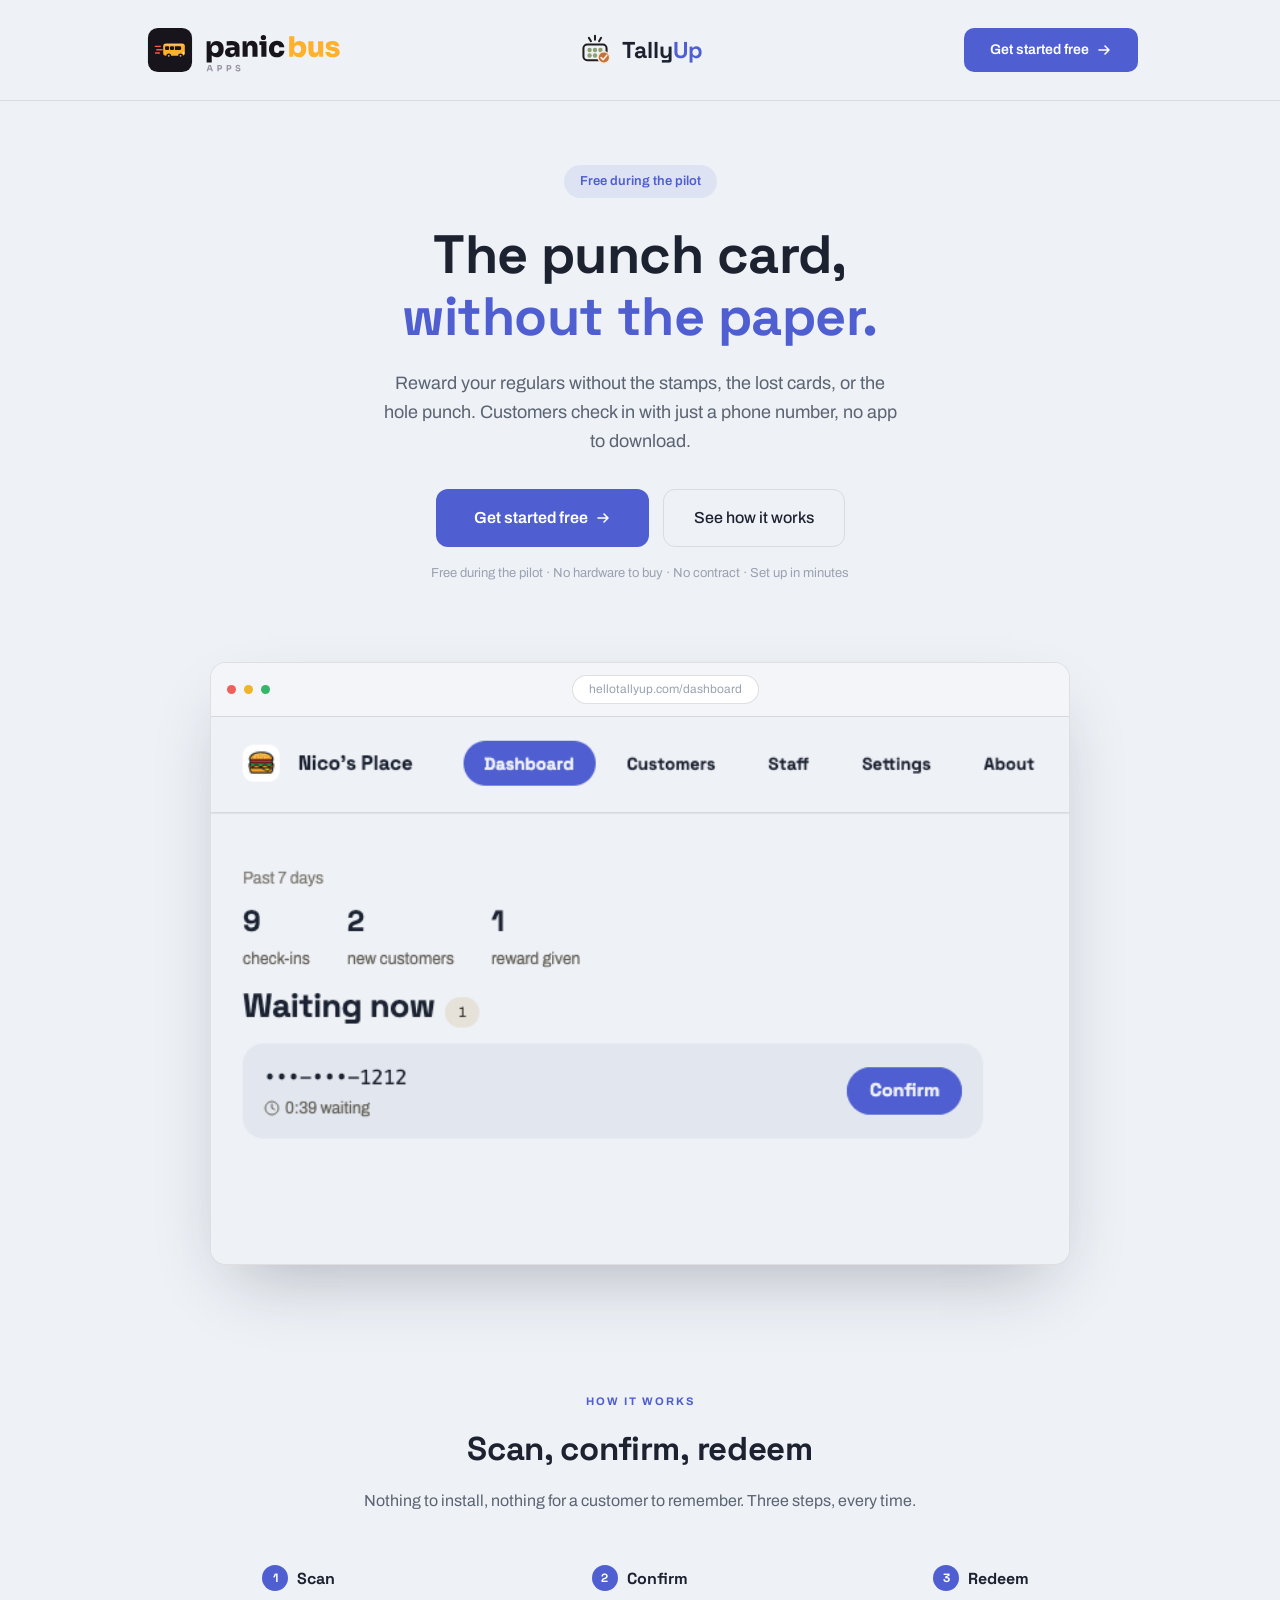
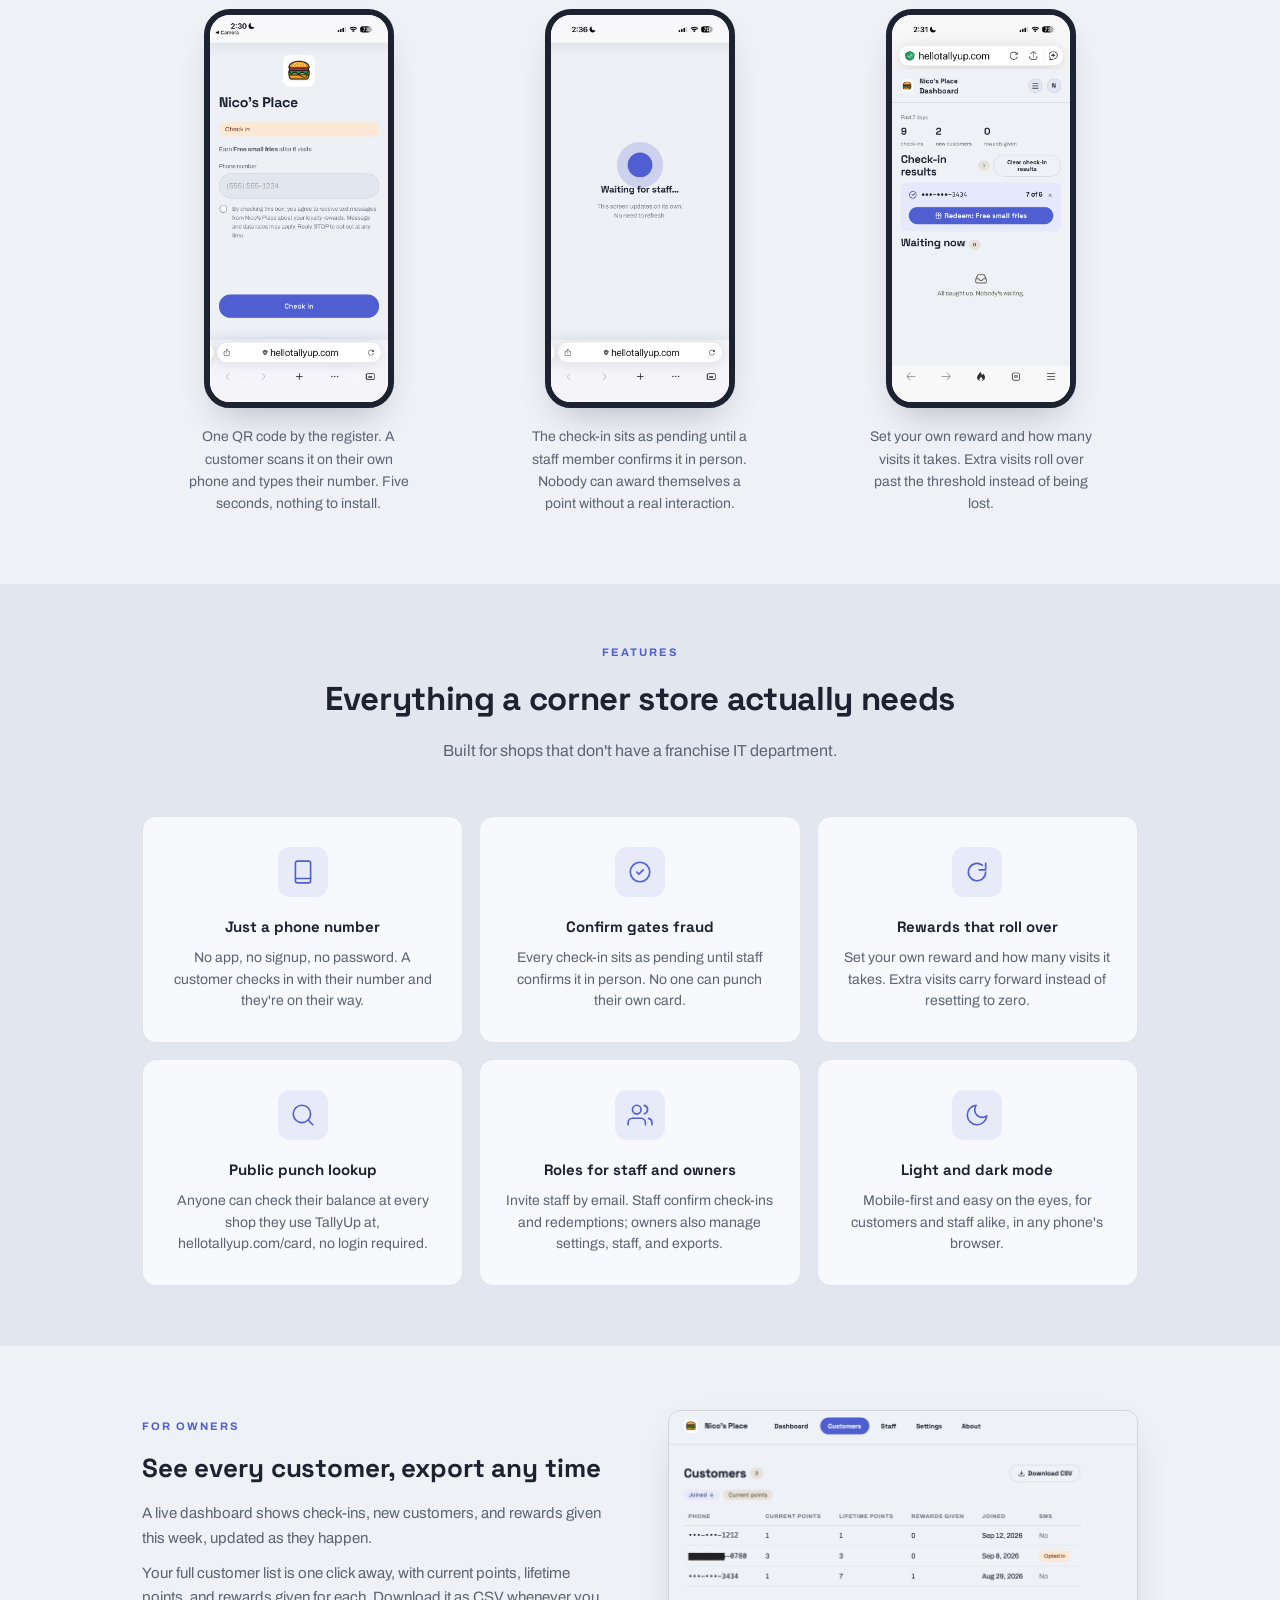
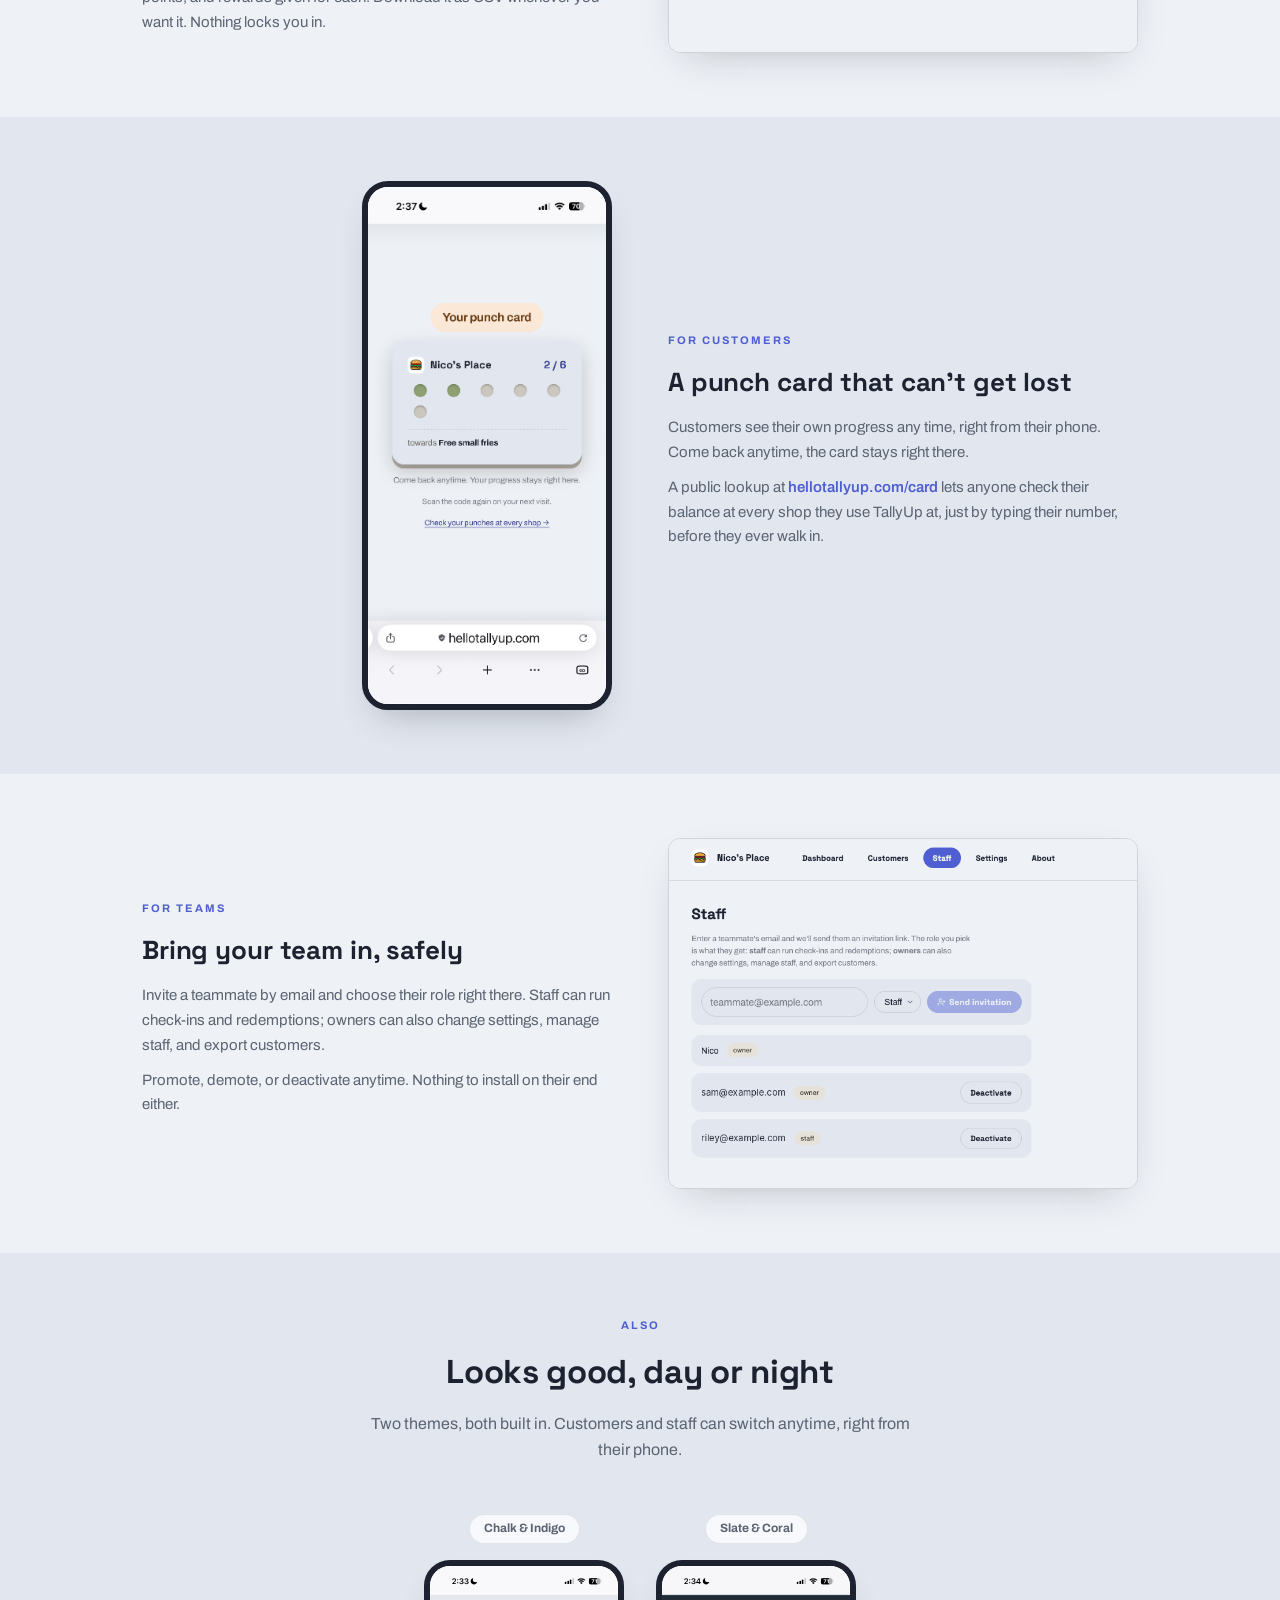
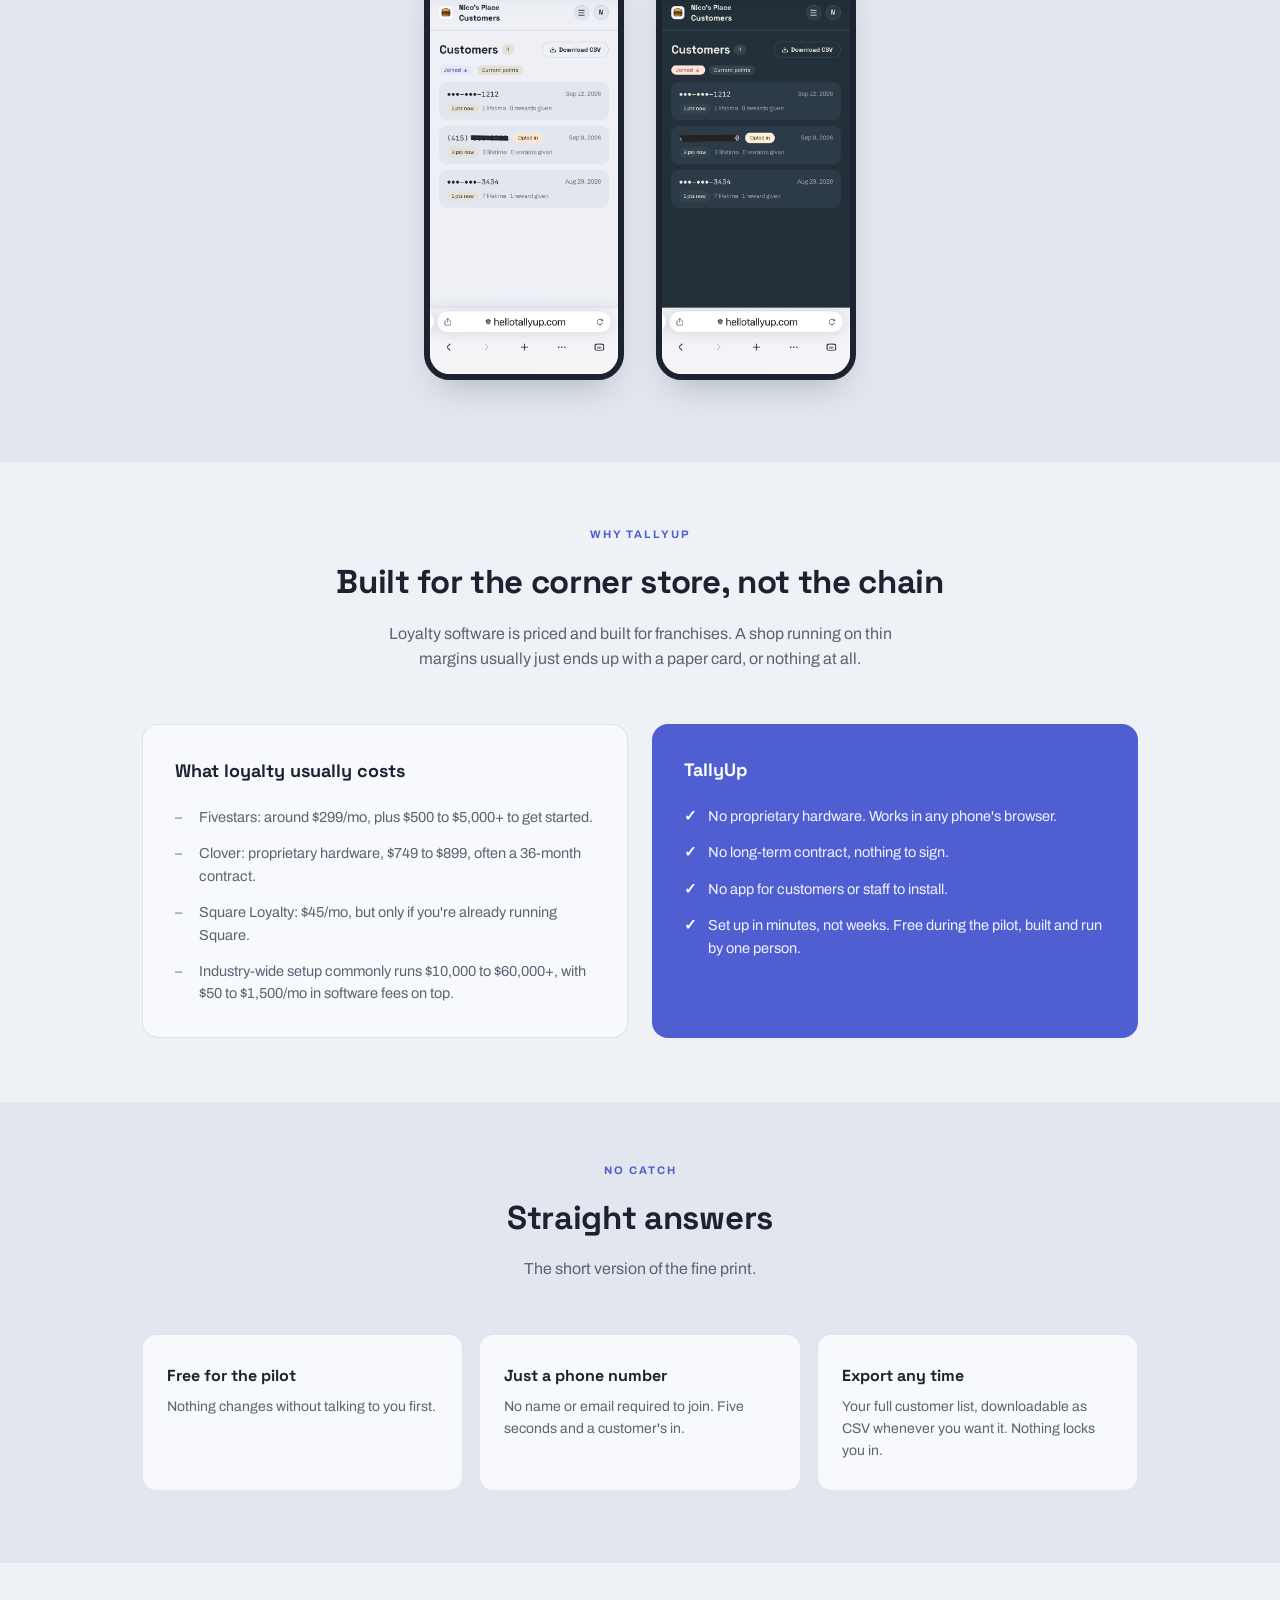
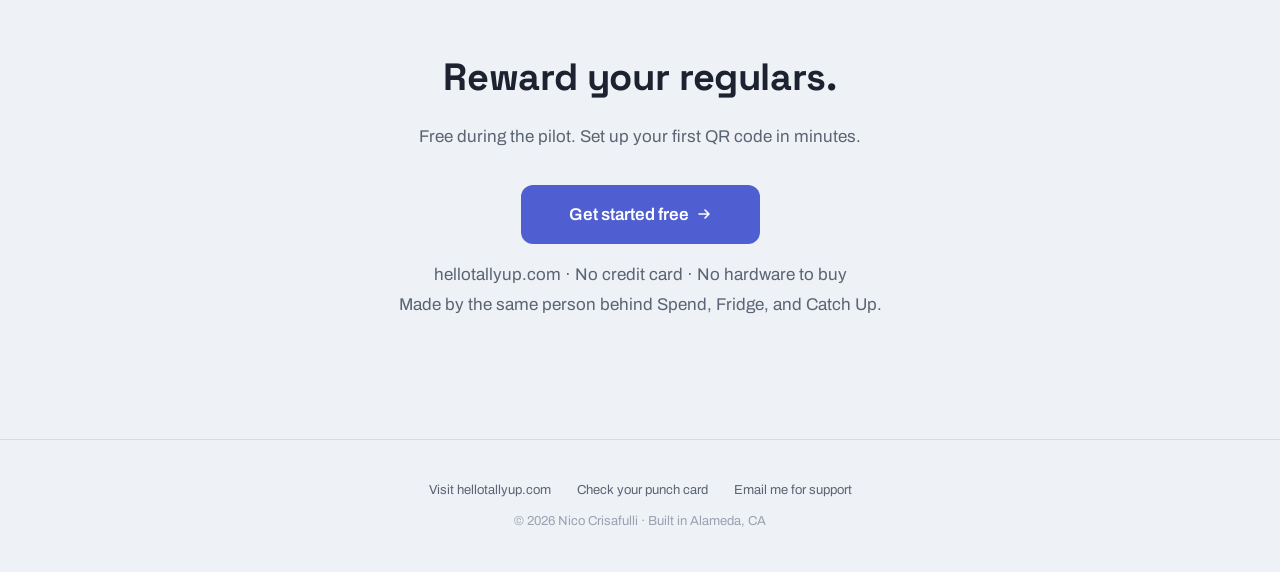
<file: tallyup/tallyup.html>
<!DOCTYPE html>
<html lang="en">
<head>
<meta charset="UTF-8">
<meta name="viewport" content="width=device-width, initial-scale=1.0">
<title>TallyUp — The Punch Card, Without the Paper</title>
<meta name="description" content="A digital loyalty punch card for small shops. Customers check in with just a phone number, no app required. No hardware, no contract, free during the pilot.">
<link rel="icon" href="tallyup-icon.svg" type="image/svg+xml">
<link rel="preconnect" href="https://fonts.googleapis.com">
<link href="https://fonts.googleapis.com/css2?family=Space+Grotesk:wght@500;600;700&family=Archivo:wght@400;500;600;700&display=swap" rel="stylesheet">
<style>
* { margin: 0; padding: 0; box-sizing: border-box; }
html { scroll-behavior: smooth; }
:root {
  --bg: #eef1f6;
  --bg-soft: #e2e7ef;
  --bg-card: #f8f9fc;
  --text: #1c2230;
  --text-muted: #5b6472;
  --text-dim: #9aa2b1;
  --accent: #4f5fd1;
  --accent-soft: rgba(79,95,209,0.10);
  --accent-orange: #d98a4a;
  --accent-orange-soft: rgba(217,138,74,0.14);
  --accent-green: #8fa073;
  --border: rgba(28,34,48,0.10);
  --img-border: rgba(28,34,48,0.14);
}
body { font-family: 'Archivo', -apple-system, sans-serif; background: var(--bg); color: var(--text); line-height: 1.6; -webkit-font-smoothing: antialiased; }
.container { max-width: 1060px; margin: 0 auto; padding: 0 32px; }
.band-soft { background: var(--bg-soft); }

nav { padding: 22px 0; border-bottom: 1px solid var(--border); position: sticky; top: 0; background: rgba(238,241,246,0.92); backdrop-filter: blur(20px); -webkit-backdrop-filter: blur(20px); z-index: 100; }
nav .inner { display: grid; grid-template-columns: 1fr auto 1fr; align-items: center; max-width: 1060px; margin: 0 auto; padding: 0 32px; }
.nav-panicbus { justify-self: start; display: flex; align-items: center; }
.nav-panicbus svg { height: 56px; width: auto; display: block; transition: filter 0.2s ease; }
.nav-panicbus:hover svg { filter: brightness(1.15) saturate(1.3); }
.nav-logo { justify-self: center; display: flex; align-items: center; gap: 10px; text-decoration: none; }
.nav-logo img { width: 34px; height: 34px; display: block; }
.nav-logo span { font-family: 'Space Grotesk', sans-serif; font-size: 23px; font-weight: 700; color: var(--text); }
.nav-logo span em { font-style: normal; color: var(--accent); }
.nav-cta { justify-self: end; display: inline-flex; align-items: center; padding: 11px 26px; border-radius: 10px; background: var(--accent); color: #fff; text-decoration: none; font-size: 14px; font-weight: 600; white-space: nowrap; }
.cta-arrow { display: inline-flex; margin-left: 7px; }
.cta-arrow svg { display: block; }
@keyframes arrow-bounce {
  0%, 100% { transform: translateX(0); animation-timing-function: ease-out; }
  50% { transform: translateX(8px); animation-timing-function: ease-in; }
}
.nav-cta:hover .cta-arrow, .hero-cta:hover .cta-arrow, .cta-btn:hover .cta-arrow { animation: arrow-bounce 0.7s infinite; }

.hero { padding: 64px 0 40px; text-align: center; }
.hero-badge { display: inline-block; padding: 6px 16px; border-radius: 20px; background: var(--accent-soft); color: var(--accent); font-size: 13px; font-weight: 600; margin-bottom: 26px; }
.hero h1 { font-family: 'Space Grotesk', sans-serif; font-size: 54px; font-weight: 700; line-height: 1.16; margin-bottom: 20px; letter-spacing: -0.01em; max-width: 680px; margin-left: auto; margin-right: auto; }
.hero h1 em { font-style: normal; color: var(--accent); }
.hero-sub { font-size: 18px; color: var(--text-muted); max-width: 520px; margin: 0 auto 34px; line-height: 1.6; }
.hero-ctas { display: flex; justify-content: center; gap: 14px; flex-wrap: wrap; margin-bottom: 16px; }
.hero-cta { display: inline-flex; align-items: center; justify-content: center; padding: 15px 38px; border-radius: 12px; background: var(--accent); color: #fff; text-decoration: none; font-size: 16px; font-weight: 600; }
.hero-cta-secondary { display: inline-flex; align-items: center; justify-content: center; padding: 15px 30px; border-radius: 12px; background: transparent; border: 1.5px solid var(--border); color: var(--text); text-decoration: none; font-size: 16px; font-weight: 500; }
.hero-meta { font-size: 13px; color: var(--text-dim); }

.hero-img-wrap { padding: 38px 0 68px; }
.hero-img-frame { max-width: 860px; margin: 0 auto; border-radius: 16px; overflow: hidden; border: 1px solid var(--img-border); box-shadow: 0 30px 70px -24px rgba(28,34,48,0.30); background: #fff; }
.frame-bar { display: flex; align-items: center; gap: 8px; padding: 12px 16px; background: #f3f5f9; border-bottom: 1px solid var(--img-border); }
.frame-dot { width: 9px; height: 9px; border-radius: 50%; }
.frame-dot.r { background: #f0605a; }
.frame-dot.a { background: #f0b429; }
.frame-dot.g { background: #34b768; }
.frame-url { margin: 0 auto; font-size: 12px; color: var(--text-dim); background: #fff; border: 1px solid var(--img-border); border-radius: 20px; padding: 4px 16px; }
.hero-img-frame img { width: 100%; display: block; }

.section-eyebrow { font-size: 11px; color: var(--accent); text-transform: uppercase; letter-spacing: 2px; margin-bottom: 12px; text-align: center; font-weight: 700; }
.section-h { font-family: 'Space Grotesk', sans-serif; font-size: 33px; font-weight: 700; text-align: center; margin-bottom: 12px; letter-spacing: -0.01em; }
.section-sub { font-size: 16px; color: var(--text-muted); text-align: center; margin-bottom: 52px; max-width: 560px; margin-left: auto; margin-right: auto; }

.phone-frame { width: 190px; margin: 0 auto 18px; border-radius: 26px; border: 6px solid var(--text); overflow: hidden; box-shadow: 0 18px 36px -16px rgba(28,34,48,0.30); background: #fff; }
.phone-frame img { width: 100%; display: block; }
.phone-frame.lg { width: 250px; }
.phone-frame.md { width: 200px; }

.steps { padding: 60px 0 68px; }
.step-grid { display: grid; grid-template-columns: repeat(3, 1fr); gap: 28px; }
.step-item { text-align: center; }
.step-label-row { display: flex; align-items: center; justify-content: center; gap: 9px; margin-bottom: 18px; }
.step-num { width: 26px; height: 26px; border-radius: 50%; background: var(--accent); color: #fff; font-family: 'Space Grotesk', sans-serif; font-weight: 700; font-size: 12px; display: flex; align-items: center; justify-content: center; flex-shrink: 0; }
.step-label { font-family: 'Space Grotesk', sans-serif; font-weight: 700; font-size: 16px; }
.step-desc { font-size: 14px; color: var(--text-muted); line-height: 1.6; max-width: 230px; margin: 0 auto; }

.features { padding: 60px 0; }
.feat-grid { display: grid; grid-template-columns: repeat(3, 1fr); gap: 16px; }
.feat-card { background: var(--bg-card); border-radius: 14px; padding: 30px 24px; border: 1px solid var(--border); text-align: center; }
.feat-icon { width: 50px; height: 50px; border-radius: 12px; background: var(--accent-soft); display: flex; align-items: center; justify-content: center; margin: 0 auto 18px; }
.feat-card h3 { font-family: 'Space Grotesk', sans-serif; font-size: 15px; font-weight: 700; margin-bottom: 8px; }
.feat-card p { font-size: 14px; color: var(--text-muted); line-height: 1.55; }

.split { padding: 64px 0; }
.split-inner { display: grid; grid-template-columns: 1fr 1fr; gap: 56px; align-items: center; }
.split-inner.flip { direction: rtl; }
.split-inner.flip > * { direction: ltr; }
.split-eyebrow { font-size: 11px; color: var(--accent); text-transform: uppercase; letter-spacing: 2px; margin-bottom: 12px; font-weight: 700; }
.split-text h3 { font-family: 'Space Grotesk', sans-serif; font-size: 26px; font-weight: 700; margin-bottom: 12px; letter-spacing: -0.005em; }
.split-text p { font-size: 15px; color: var(--text-muted); line-height: 1.65; margin-bottom: 10px; }
.split-text a { color: var(--accent); font-weight: 600; text-decoration: none; }
.split-text a:hover { text-decoration: underline; }
.split-img { width: 100%; border-radius: 12px; border: 1px solid var(--img-border); box-shadow: 0 14px 40px -18px rgba(28,34,48,0.28); display: block; }

.dual { padding: 64px 0; text-align: center; }
.dual-row { display: flex; justify-content: center; gap: 32px; flex-wrap: wrap; align-items: flex-start; margin-top: 8px; }
.dual-item { text-align: center; }
.dual-item .tag { display: inline-block; font-size: 12px; font-weight: 700; color: var(--text-muted); background: var(--bg-card); border: 1px solid var(--border); padding: 4px 14px; border-radius: 20px; margin-bottom: 16px; }

.compare { padding: 64px 0; }
.compare-grid { display: grid; grid-template-columns: 1fr 1fr; gap: 24px; }
.compare-card { border-radius: 16px; padding: 32px; }
.compare-card.them { background: var(--bg-card); border: 1px solid var(--border); }
.compare-card.us { background: var(--accent); }
.compare-card h3 { font-family: 'Space Grotesk', sans-serif; font-size: 18px; font-weight: 700; margin-bottom: 20px; }
.compare-card.us h3 { color: #fff; }
.compare-card ul { list-style: none; display: flex; flex-direction: column; gap: 14px; }
.compare-card li { font-size: 14.5px; line-height: 1.55; padding-left: 24px; position: relative; }
.compare-card.them li { color: var(--text-muted); }
.compare-card.them li::before { content: "\2013"; position: absolute; left: 0; color: var(--text-dim); font-weight: 700; }
.compare-card.us li { color: rgba(255,255,255,0.92); }
.compare-card.us li::before { content: "\2713"; position: absolute; left: 0; color: #fff; font-weight: 700; }

.trust { padding: 60px 0 72px; }
.trust-grid { display: grid; grid-template-columns: repeat(3, 1fr); gap: 16px; }
.trust-card { background: var(--bg-card); border: 1px solid var(--border); border-radius: 14px; padding: 28px 24px; }
.trust-card h3 { font-family: 'Space Grotesk', sans-serif; font-size: 16px; font-weight: 700; margin-bottom: 8px; }
.trust-card p { font-size: 14px; color: var(--text-muted); line-height: 1.55; }

.cta-section { padding: 84px 0; text-align: center; }
.cta-section h2 { font-family: 'Space Grotesk', sans-serif; font-size: 38px; font-weight: 700; margin-bottom: 16px; letter-spacing: -0.01em; }
.cta-section > .container > p { font-size: 17px; color: var(--text-muted); margin-bottom: 34px; }
.cta-btn { display: inline-flex; align-items: center; justify-content: center; padding: 16px 48px; border-radius: 12px; background: var(--accent); color: #fff; text-decoration: none; font-size: 17px; font-weight: 600; }
.cta-meta { font-size: 13px; color: var(--text-dim); margin-top: 16px; line-height: 1.8; }

footer { padding: 40px 0; border-top: 1px solid var(--border); text-align: center; font-size: 13px; color: var(--text-dim); }
.footer-links { display: flex; justify-content: center; gap: 26px; margin-bottom: 10px; flex-wrap: wrap; }
.footer-links a { color: var(--text-muted); text-decoration: none; }
.footer-links a:hover { color: var(--text); }
.footer-author a { color: var(--text-dim); text-decoration: none; }
.footer-author a:hover { color: var(--text); }

@media (max-width: 860px) {
  .hero h1 { font-size: 38px; }
  .step-grid { grid-template-columns: 1fr; gap: 40px; }
  .feat-grid { grid-template-columns: 1fr; }
  .split-inner, .split-inner.flip { grid-template-columns: 1fr; direction: ltr; gap: 32px; }
  .compare-grid { grid-template-columns: 1fr; }
  .trust-grid { grid-template-columns: 1fr; }
  nav .inner { grid-template-columns: auto auto; justify-content: space-between; }
  .nav-cta { display: none; }
}
</style>
</head>
<body>

<nav>
<div class="inner">
  <a href="../index.html" class="nav-panicbus" aria-label="Panicbus Apps">
    <svg xmlns="http://www.w3.org/2000/svg" viewBox="0 0 489 132">
      <g transform="translate(14,14.0) scale(0.4333)"><rect width="240" height="240" rx="54" fill="#17141C"/><g transform="translate(36.0,71.2) scale(0.8400)">
      <g>
        <rect x="0"  y="30" width="42" height="9"  rx="4.5" fill="#FF5A47"/>
        <rect x="10" y="51" width="44" height="11" rx="5.5" fill="#FF5A47"/>
        <rect x="2"  y="73" width="34" height="9"  rx="4.5" fill="#FF5A47"/>
        <rect x="56" y="16" width="140" height="80" rx="18" fill="#FFB12B"/>
        <rect x="64" y="20" width="124" height="8" rx="4" fill="#FFC65C"/>
        <rect x="68"  y="34" width="26" height="24" rx="6" fill="#17141C"/>
        <rect x="100" y="34" width="26" height="24" rx="6" fill="#17141C"/>
        <path d="M132 34 h32 a8 8 0 0 1 8 8 v8 a8 8 0 0 1 -8 8 h-32 z" fill="#17141C"/>
        <circle cx="188" cy="78" r="6" fill="#FFF3D6"/>
        <circle cx="92"  cy="96" r="16" fill="#17141C"/>
        <circle cx="168" cy="96" r="16" fill="#17141C"/>
        <circle cx="92"  cy="96" r="6"  fill="#FFB12B"/>
        <circle cx="168" cy="96" r="6"  fill="#FFB12B"/>
      </g></g></g>
      <g transform="translate(148.00,82.00) scale(0.06600,-0.06600)" fill="#17141C"><path d="M66.0 -200V552H210.0V314H194.0Q197.0 395 226.5 452.0Q256.0 509 307.0 538.5Q358.0 568 424.0 568Q481.0 568 527.0 547.5Q573.0 527 606.0 489.5Q639.0 452 656.5 401.0Q674.0 350 674.0 289V265Q674.0 204 658.0 152.5Q642.0 101 610.0 62.5Q578.0 24 531.5 3.0Q485.0 -18 425.0 -18Q361.0 -18 312.0 7.5Q263.0 33 234.5 84.5Q206.0 136 204.0 214L248.0 160V-200ZM370.0 132Q406.0 132 433.5 150.5Q461.0 169 476.5 202.0Q492.0 235 492.0 277Q492.0 320 476.5 351.5Q461.0 383 434.0 400.5Q407.0 418 370.0 418Q337.0 418 308.5 403.0Q280.0 388 262.0 359.0Q244.0 330 244.0 289V255Q244.0 216 263.0 188.5Q282.0 161 311.0 146.5Q340.0 132 370.0 132ZM1096.0 0V162H1066.0V335Q1066.0 373 1048.5 391.5Q1031.0 410 991.0 410Q972.0 410 935.0 409.0Q898.0 408 857.0 406.0Q816.0 404 782.0 402V554Q806.0 556 839.0 558.0Q872.0 560 907.5 561.0Q943.0 562 973.0 562Q1058.0 562 1117.5 537.0Q1177.0 512 1208.5 462.0Q1240.0 412 1240.0 335V0ZM921.0 -14Q863.0 -14 818.0 7.0Q773.0 28 747.5 67.5Q722.0 107 722.0 162Q722.0 224 755.0 262.5Q788.0 301 846.0 319.0Q904.0 337 979.0 337H1086.0V243H979.0Q942.0 243 922.0 224.5Q902.0 206 902.0 175Q902.0 145 922.0 126.5Q942.0 108 979.0 108Q1003.0 108 1021.5 116.5Q1040.0 125 1052.0 146.0Q1064.0 167 1066.0 204L1108.0 164Q1103.0 107 1080.5 67.5Q1058.0 28 1018.5 7.0Q979.0 -14 921.0 -14ZM1350.0 0V552H1494.0V315H1486.0Q1486.0 401 1508.0 457.5Q1530.0 514 1573.5 542.0Q1617.0 570 1679.0 570H1687.0Q1781.0 570 1832.5 507.5Q1884.0 445 1884.0 316V0H1702.0V321Q1702.0 359 1679.5 383.5Q1657.0 408 1618.0 408Q1579.0 408 1555.5 383.5Q1532.0 359 1532.0 319V0ZM2020.0 0V552H2202.0V0ZM1950.0 420V552H2202.0V420ZM2094.5 596.0Q2045.0 596 2021.5 621.5Q1998.0 647 1998.0 687Q1998.0 727 2021.6190476190477 752.5Q2045.2380952380952 778.0 2094.0 778Q2144.0 778 2167.0 752.5Q2190.0 727 2190.0 687Q2190.0 647 2167.0 621.5Q2144.0 596 2094.5 596.0ZM2576.0 -20Q2504.0 -20 2451.0 3.5Q2398.0 27 2362.5 67.0Q2327.0 107 2309.5 158.0Q2292.0 209 2292.0 264V284Q2292.0 342 2310.5 394.0Q2329.0 446 2365.0 486.0Q2401.0 526 2454.0 549.0Q2507.0 572 2576.0 572Q2652.0 572 2710.0 542.0Q2768.0 512 2802.5 459.5Q2837.0 407 2841.0 339H2663.0Q2660.0 372 2638.5 395.0Q2617.0 418 2576.0 418Q2541.0 418 2518.5 400.0Q2496.0 382 2485.0 350.0Q2474.0 318 2474.0 274Q2474.0 233 2483.5 201.0Q2493.0 169 2515.5 151.5Q2538.0 134 2576.0 134Q2604.0 134 2623.0 144.0Q2642.0 154 2653.0 172.5Q2664.0 191 2667.0 216H2845.0Q2841.0 146 2805.5 93.0Q2770.0 40 2711.0 10.0Q2652.0 -20 2576.0 -20Z"/></g><g transform="translate(342.69,82.00) scale(0.06600,-0.06600)" fill="#FFB12B"><path d="M422.0 -18Q354.0 -18 303.5 10.0Q253.0 38 224.5 92.0Q196.0 146 194.0 224H210.0V0H66.0V730H248.0V354L208.0 314Q211.0 395 239.0 452.0Q267.0 509 316.5 538.5Q366.0 568 431.0 568Q487.0 568 532.0 547.5Q577.0 527 608.5 489.5Q640.0 452 657.0 401.0Q674.0 350 674.0 289V265Q674.0 204 657.0 152.5Q640.0 101 607.0 62.5Q574.0 24 527.5 3.0Q481.0 -18 422.0 -18ZM370.0 132Q406.0 132 433.5 150.5Q461.0 169 476.5 202.0Q492.0 235 492.0 277Q492.0 320 476.5 351.5Q461.0 383 434.0 400.5Q407.0 418 370.0 418Q337.0 418 308.5 403.0Q280.0 388 262.0 359.0Q244.0 330 244.0 289V255Q244.0 216 263.0 188.5Q282.0 161 311.0 146.5Q340.0 132 370.0 132ZM947.0 -18Q853.0 -18 801.5 43.5Q750.0 105 750.0 232V552H932.0V227Q932.0 190 954.0 167.0Q976.0 144 1013.0 144Q1050.0 144 1073.0 167.0Q1096.0 190 1096.0 229V552H1278.0V0H1134.0V232H1144.0Q1144.0 147 1122.5 91.5Q1101.0 36 1059.0 9.0Q1017.0 -18 955.0 -18ZM1619.0 -18Q1499.0 -18 1430.0 31.5Q1361.0 81 1356.0 171H1516.0Q1520.0 146 1547.0 128.0Q1574.0 110 1623.0 110Q1658.0 110 1683.5 120.5Q1709.0 131 1709.0 155Q1709.0 176 1689.0 189.5Q1669.0 203 1616.0 208L1578.0 212Q1472.0 223 1422.0 270.0Q1372.0 317 1372.0 388Q1372.0 449 1402.0 488.5Q1432.0 528 1485.0 548.0Q1538.0 568 1606.0 568Q1717.0 568 1785.0 519.5Q1853.0 471 1857.0 380H1697.0Q1693.0 405 1670.0 422.5Q1647.0 440 1604.0 440Q1573.0 440 1553.5 429.0Q1534.0 418 1534.0 398Q1534.0 377 1552.5 367.0Q1571.0 357 1612.0 352L1650.0 348Q1756.0 337 1813.5 289.5Q1871.0 242 1871.0 165Q1871.0 108 1840.5 67.0Q1810.0 26 1753.5 4.0Q1697.0 -18 1619.0 -18Z"/></g><g transform="translate(152.00,116.00) scale(0.02000,-0.02000)" fill="#9C95A6"><path d="M13.0 0 254.25 730.0H519.25L768.5 0.0H599.25L397.0 616.5L448.75 595.5H320.25L373.5 616.5L177.0 0ZM195.5 181.25 245.75 317.25H532.25L582.5 181.25ZM1428.0 209V350.5H1558.75Q1597.25 350.5 1624.5 365.75Q1651.75 381.0 1666.625 408.5Q1681.5 436.0 1681.5 472.25Q1681.5 509.5 1666.625 537.0Q1651.75 564.5 1624.5 579.25Q1597.25 594.0 1558.75 594.0H1428.0V735.5H1550.5Q1643.5 735.5 1710.0 704.75Q1776.5 674.0 1812.0 616.75Q1847.5 559.5 1847.5 480.25V464.25Q1847.5 386.0 1812.0 328.625Q1776.5 271.25 1710.0 240.125Q1643.5 209.0 1550.5 209.0ZM1284.0 0V735.5H1448.0V0ZM2515.0 209V350.5H2645.75Q2684.25 350.5 2711.5 365.75Q2738.75 381.0 2753.625 408.5Q2768.5 436.0 2768.5 472.25Q2768.5 509.5 2753.625 537.0Q2738.75 564.5 2711.5 579.25Q2684.25 594.0 2645.75 594.0H2515.0V735.5H2637.5Q2730.5 735.5 2797.0 704.75Q2863.5 674.0 2899.0 616.75Q2934.5 559.5 2934.5 480.25V464.25Q2934.5 386.0 2899.0 328.625Q2863.5 271.25 2797.0 240.125Q2730.5 209.0 2637.5 209.0ZM2371.0 0V735.5H2535.0V0ZM3712.25 -19.5Q3613.0 -19.5 3544.875 12.0Q3476.75 43.5 3441.625 98.375Q3406.5 153.25 3406.5 224.0H3566.0Q3566.0 196.25 3581.25 171.875Q3596.5 147.5 3628.625 133.0Q3660.75 118.5 3712.25 118.5Q3758.0 118.5 3789.125 130.875Q3820.25 143.25 3836.125 164.625Q3852.0 186 3852.0 214Q3852.0 249.25 3822.0 269.75Q3792.0 290.25 3725.25 295.75L3669.75 300.5Q3560.75 310.0 3496.0 368.75Q3431.25 427.5 3431.25 524.5Q3431.25 595.25 3464.5 646.0Q3497.75 696.75 3558.0 724.125Q3618.25 751.5 3699.75 751.5Q3786.25 751.5 3847.625 722.0Q3909.0 692.5 3941.875 639.0Q3974.75 585.5 3974.75 514.0H3815.25Q3815.25 540.75 3802.125 563.5Q3789.0 586.25 3763.375 599.875Q3737.75 613.5 3699.75 613.5Q3663.75 613.5 3639.5 601.625Q3615.25 589.75 3603.0 569.375Q3590.75 549.0 3590.75 524.5Q3590.75 493.5 3612.75 470.75Q3634.75 448.0 3685.25 443.75L3740.75 439.0Q3821.0 432.25 3881.875 404.5Q3942.75 376.75 3977.125 329.375Q4011.5 282.0 4011.5 214.0Q4011.5 144.0 3975.125 91.25Q3938.75 38.5 3871.875 9.5Q3805.0 -19.5 3712.25 -19.5Z"/></g>
    </svg>
  </a>
  <a href="tallyup.html" class="nav-logo">
    <img src="tallyup-icon.svg" alt="" width="34" height="34">
    <span>Tally<em>Up</em></span>
  </a>
  <a href="https://hellotallyup.com" class="nav-cta">Get started free <span class="cta-arrow"><svg width="16" height="16" viewBox="0 0 16 16" fill="none"><path d="M3 8h10M9 4l4 4-4 4" stroke="currentColor" stroke-width="1.6" stroke-linecap="round" stroke-linejoin="round"/></svg></span></a>
</div>
</nav>

<section class="hero">
<div class="container">
  <div class="hero-badge">Free during the pilot</div>
  <h1>The punch card,<br><em>without the paper.</em></h1>
  <p class="hero-sub">Reward your regulars without the stamps, the lost cards, or the hole punch. Customers check in with just a phone number, no app to download.</p>
  <div class="hero-ctas">
    <a href="https://hellotallyup.com" class="hero-cta">Get started free <span class="cta-arrow"><svg width="16" height="16" viewBox="0 0 16 16" fill="none"><path d="M3 8h10M9 4l4 4-4 4" stroke="currentColor" stroke-width="1.6" stroke-linecap="round" stroke-linejoin="round"/></svg></span></a>
    <a href="#how-it-works" class="hero-cta-secondary">See how it works</a>
  </div>
  <p class="hero-meta">Free during the pilot &middot; No hardware to buy &middot; No contract &middot; Set up in minutes</p>
</div>
</section>

<div class="hero-img-wrap">
<div class="container">
  <div class="hero-img-frame">
    <div class="frame-bar">
      <span class="frame-dot r"></span><span class="frame-dot a"></span><span class="frame-dot g"></span>
      <span class="frame-url">hellotallyup.com/dashboard</span>
    </div>
    <img src="tally-up-desktop-queue.png" alt="TallyUp owner dashboard showing check-ins this week and a customer waiting to be confirmed">
  </div>
</div>
</div>

<section class="steps" id="how-it-works">
<div class="container">
  <div class="section-eyebrow">How it works</div>
  <h2 class="section-h">Scan, confirm, redeem</h2>
  <p class="section-sub">Nothing to install, nothing for a customer to remember. Three steps, every time.</p>
  <div class="step-grid">

    <div class="step-item">
      <div class="step-label-row"><span class="step-num">1</span><span class="step-label">Scan</span></div>
      <div class="phone-frame"><img src="tally-up-mobile-check-in.png" alt="Customer check-in screen asking for a phone number"></div>
      <p class="step-desc">One QR code by the register. A customer scans it on their own phone and types their number. Five seconds, nothing to install.</p>
    </div>

    <div class="step-item">
      <div class="step-label-row"><span class="step-num">2</span><span class="step-label">Confirm</span></div>
      <div class="phone-frame"><img src="tally-up-mobile-waiting-for-staff.png" alt="Check-in shown as waiting for staff to confirm"></div>
      <p class="step-desc">The check-in sits as pending until a staff member confirms it in person. Nobody can award themselves a point without a real interaction.</p>
    </div>

    <div class="step-item">
      <div class="step-label-row"><span class="step-num">3</span><span class="step-label">Redeem</span></div>
      <div class="phone-frame"><img src="tally-up-mobile-redeem.png" alt="Dashboard showing a redeem free small fries button once a customer hits their goal"></div>
      <p class="step-desc">Set your own reward and how many visits it takes. Extra visits roll over past the threshold instead of being lost.</p>
    </div>

  </div>
</div>
</section>

<section class="features band-soft">
<div class="container">
  <div class="section-eyebrow">Features</div>
  <h2 class="section-h">Everything a corner store actually needs</h2>
  <p class="section-sub">Built for shops that don't have a franchise IT department.</p>
  <div class="feat-grid">

    <div class="feat-card">
      <div class="feat-icon">
        <svg width="26" height="26" viewBox="0 0 24 24" fill="none" stroke="#4f5fd1" stroke-width="1.5" stroke-linecap="round" stroke-linejoin="round"><rect x="5" y="2" width="14" height="20" rx="2"/><line x1="5" y1="18" x2="19" y2="18"/></svg>
      </div>
      <h3>Just a phone number</h3>
      <p>No app, no signup, no password. A customer checks in with their number and they're on their way.</p>
    </div>

    <div class="feat-card">
      <div class="feat-icon">
        <svg width="26" height="26" viewBox="0 0 24 24" fill="none" stroke="#4f5fd1" stroke-width="1.5" stroke-linecap="round" stroke-linejoin="round"><path d="M9 12l2 2 4-4"/><circle cx="12" cy="12" r="9"/></svg>
      </div>
      <h3>Confirm gates fraud</h3>
      <p>Every check-in sits as pending until staff confirms it in person. No one can punch their own card.</p>
    </div>

    <div class="feat-card">
      <div class="feat-icon">
        <svg width="26" height="26" viewBox="0 0 24 24" fill="none" stroke="#4f5fd1" stroke-width="1.5" stroke-linecap="round" stroke-linejoin="round"><path d="M20 12a8 8 0 1 1-3-6.2"/><path d="M20 4v6h-6"/></svg>
      </div>
      <h3>Rewards that roll over</h3>
      <p>Set your own reward and how many visits it takes. Extra visits carry forward instead of resetting to zero.</p>
    </div>

    <div class="feat-card">
      <div class="feat-icon">
        <svg width="26" height="26" viewBox="0 0 24 24" fill="none" stroke="#4f5fd1" stroke-width="1.5" stroke-linecap="round" stroke-linejoin="round"><circle cx="11" cy="11" r="8"/><line x1="21" y1="21" x2="16.65" y2="16.65"/></svg>
      </div>
      <h3>Public punch lookup</h3>
      <p>Anyone can check their balance at every shop they use TallyUp at, hellotallyup.com/card, no login required.</p>
    </div>

    <div class="feat-card">
      <div class="feat-icon">
        <svg width="26" height="26" viewBox="0 0 24 24" fill="none" stroke="#4f5fd1" stroke-width="1.5" stroke-linecap="round" stroke-linejoin="round"><path d="M17 21v-2a4 4 0 0 0-4-4H5a4 4 0 0 0-4 4v2"/><circle cx="9" cy="7" r="4"/><path d="M23 21v-2a4 4 0 0 0-3-3.87"/><path d="M16 3.13a4 4 0 0 1 0 7.75"/></svg>
      </div>
      <h3>Roles for staff and owners</h3>
      <p>Invite staff by email. Staff confirm check-ins and redemptions; owners also manage settings, staff, and exports.</p>
    </div>

    <div class="feat-card">
      <div class="feat-icon">
        <svg width="26" height="26" viewBox="0 0 24 24" fill="none" stroke="#4f5fd1" stroke-width="1.5" stroke-linecap="round" stroke-linejoin="round"><path d="M21 12.79A9 9 0 1 1 11.21 3 7 7 0 0 0 21 12.79z"/></svg>
      </div>
      <h3>Light and dark mode</h3>
      <p>Mobile-first and easy on the eyes, for customers and staff alike, in any phone's browser.</p>
    </div>

  </div>
</div>
</section>

<section class="split">
<div class="container">
  <div class="split-inner">
    <div class="split-text">
      <div class="split-eyebrow">For owners</div>
      <h3>See every customer, export any time</h3>
      <p>A live dashboard shows check-ins, new customers, and rewards given this week, updated as they happen.</p>
      <p>Your full customer list is one click away, with current points, lifetime points, and rewards given for each. Download it as CSV whenever you want it. Nothing locks you in.</p>
    </div>
    <img src="tally-up-desktop-customers.png" alt="TallyUp customers table showing phone numbers, points, and join dates" class="split-img">
  </div>
</div>
</section>

<section class="split band-soft">
<div class="container">
  <div class="split-inner flip">
    <div class="split-text">
      <div class="split-eyebrow">For customers</div>
      <h3>A punch card that can't get lost</h3>
      <p>Customers see their own progress any time, right from their phone. Come back anytime, the card stays right there.</p>
      <p>A public lookup at <a href="https://hellotallyup.com/card" target="_blank" rel="noopener">hellotallyup.com/card</a> lets anyone check their balance at every shop they use TallyUp at, just by typing their number, before they ever walk in.</p>
    </div>
    <div class="phone-frame lg" style="margin: 0;"><img src="tally-up-mobile-punch-card.png" alt="A customer's punch card showing 2 of 6 visits toward a free reward"></div>
  </div>
</div>
</section>

<section class="split">
<div class="container">
  <div class="split-inner">
    <div class="split-text">
      <div class="split-eyebrow">For teams</div>
      <h3>Bring your team in, safely</h3>
      <p>Invite a teammate by email and choose their role right there. Staff can run check-ins and redemptions; owners can also change settings, manage staff, and export customers.</p>
      <p>Promote, demote, or deactivate anytime. Nothing to install on their end either.</p>
    </div>
    <img src="tally-up-desktop-staff.png" alt="TallyUp staff page with an email invite form and a list of team members and their roles" class="split-img">
  </div>
</div>
</section>

<section class="dual band-soft">
<div class="container">
  <div class="section-eyebrow">Also</div>
  <h2 class="section-h">Looks good, day or night</h2>
  <p class="section-sub">Two themes, both built in. Customers and staff can switch anytime, right from their phone.</p>
  <div class="dual-row">
    <div class="dual-item">
      <div class="tag">Chalk &amp; Indigo</div>
      <div class="phone-frame md"><img src="tally-up-mobile-customers.png" alt="TallyUp customer list in light mode"></div>
    </div>
    <div class="dual-item">
      <div class="tag">Slate &amp; Coral</div>
      <div class="phone-frame md"><img src="tally-up-mobile-customers-dark.png" alt="TallyUp customer list in dark mode"></div>
    </div>
  </div>
</div>
</section>

<section class="compare">
<div class="container">
  <div class="section-eyebrow">Why TallyUp</div>
  <h2 class="section-h">Built for the corner store, not the chain</h2>
  <p class="section-sub">Loyalty software is priced and built for franchises. A shop running on thin margins usually just ends up with a paper card, or nothing at all.</p>
  <div class="compare-grid">
    <div class="compare-card them">
      <h3>What loyalty usually costs</h3>
      <ul>
        <li>Fivestars: around $299/mo, plus $500 to $5,000+ to get started.</li>
        <li>Clover: proprietary hardware, $749 to $899, often a 36-month contract.</li>
        <li>Square Loyalty: $45/mo, but only if you're already running Square.</li>
        <li>Industry-wide setup commonly runs $10,000 to $60,000+, with $50 to $1,500/mo in software fees on top.</li>
      </ul>
    </div>
    <div class="compare-card us">
      <h3>TallyUp</h3>
      <ul>
        <li>No proprietary hardware. Works in any phone's browser.</li>
        <li>No long-term contract, nothing to sign.</li>
        <li>No app for customers or staff to install.</li>
        <li>Set up in minutes, not weeks. Free during the pilot, built and run by one person.</li>
      </ul>
    </div>
  </div>
</div>
</section>

<section class="trust band-soft">
<div class="container">
  <div class="section-eyebrow">No catch</div>
  <h2 class="section-h">Straight answers</h2>
  <p class="section-sub">The short version of the fine print.</p>
  <div class="trust-grid">
    <div class="trust-card">
      <h3>Free for the pilot</h3>
      <p>Nothing changes without talking to you first.</p>
    </div>
    <div class="trust-card">
      <h3>Just a phone number</h3>
      <p>No name or email required to join. Five seconds and a customer's in.</p>
    </div>
    <div class="trust-card">
      <h3>Export any time</h3>
      <p>Your full customer list, downloadable as CSV whenever you want it. Nothing locks you in.</p>
    </div>
  </div>
</div>
</section>

<section class="cta-section">
<div class="container">
  <h2>Reward your regulars.</h2>
  <p>Free during the pilot. Set up your first QR code in minutes.</p>
  <a href="https://hellotallyup.com" class="cta-btn">Get started free <span class="cta-arrow"><svg width="16" height="16" viewBox="0 0 16 16" fill="none"><path d="M3 8h10M9 4l4 4-4 4" stroke="currentColor" stroke-width="1.6" stroke-linecap="round" stroke-linejoin="round"/></svg></span></a>
  <p class="cta-meta">
    hellotallyup.com &middot; No credit card &middot; No hardware to buy<br>
    Made by the same person behind Spend, Fridge, and Catch Up.
  </p>
</div>
</section>

<footer>
<div class="container">
  <div class="footer-links">
    <a href="https://hellotallyup.com">Visit hellotallyup.com</a>
    <a href="https://hellotallyup.com/card">Check your punch card</a>
    <a href="mailto:nicocrisafulli@gmail.com">Email me for support</a>
  </div>
  <p class="footer-author">&copy; 2026 <a href="https://www.linkedin.com/in/nicocrisafulli/" target="_blank" rel="noopener">Nico Crisafulli</a> &middot; Built in Alameda, CA</p>
</div>
</footer>

</body>
</html>
</file>
